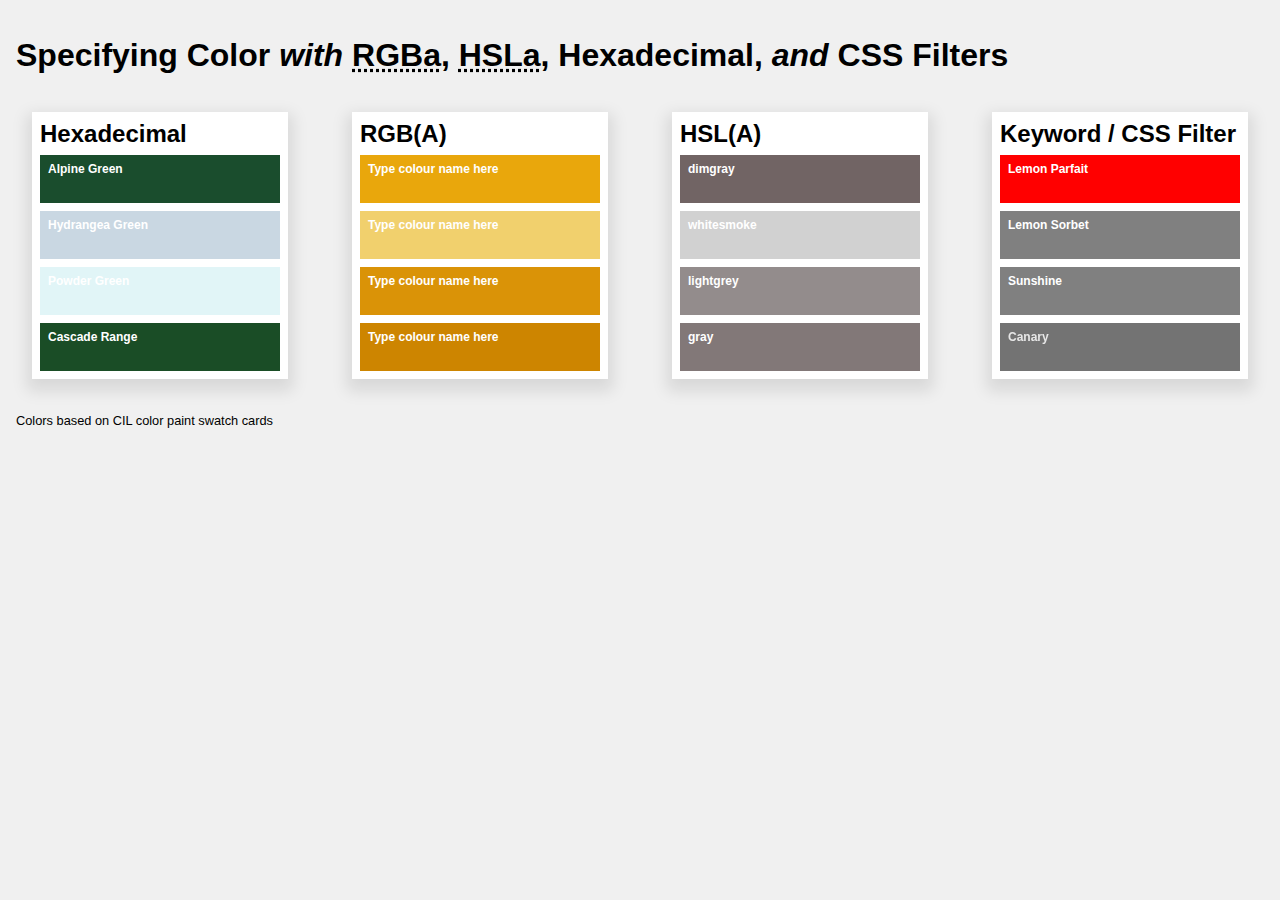
<file: lab-2/index.html>
<!DOCTYPE HTML>
<html>
	<!-- Head Section: Meta Data, Title, Links -->
	<head>
		<!-- Meta Data -->
		<meta charset="UTF-8" />

		<!-- Tab Title -->
		<title>Specifying Color with RGBa, HSLa, Hexadecimal, and CSS Filters</title>

		<!-- Stylesheets -->
		<link href="css/normalize.css" rel="stylesheet" />
		<link href="css/base.css" rel="stylesheet" />

		<!-- Internal Style -->
		<style>
			/* STEP 1: Using the color picker utility at
			https://developer.mozilla.org/en-US/docs/Web/CSS/CSS_Colors/Color_picker_tool,
			set each color in hexadecimal format
			to match as closely as you can with the colors
			on the FIRST paint swatch card provided.
			-------------------------------------------------- */
			/* HEX COLORS DONE BY NATASHA */
			#hex div:nth-of-type(1) 
			{
				background-color: #1a4d2d;
			}
			#hex div:nth-of-type(2) 
			{
				background-color: #c7d6e1f6;
			}
			#hex div:nth-of-type(3) 
			{
				background-color: #e1f5f7;
			}
			#hex div:nth-of-type(4) 
			{
				background-color:#1a4d26;
			}

			/* STEP 2: Set each color in rgba format
			to match as closely as you can with the colors
			on the SECOND paint swatch card provided.
			-------------------------------------------------- */
			/*Card B18* (Michael) */
			#rgba div:nth-of-type(1) 
			{
				background-color: rgb(233 167 12);/*Solar Energy*/
			}
			#rgba div:nth-of-type(2) 
			{
				background-color: rgb(241 208 109);/*Yellow Straw*/
			}
			#rgba div:nth-of-type(3) 
			{
				background-color: rgb(218, 147, 7);/*Goldenrod*/
			}
			#rgba div:nth-of-type(4) 
			{
				background-color: rgb(205, 133, 0);/*Brushed Brash*/
			}
			/* ...and so on... */

			/* STEP 3: Set each color in hsla format
			to match as closely as you can with the colors
			on the THIRD paint swatch card provided.
			-------------------------------------------------- */
			/* Card A2 (David Dick) */
			#hsla div:nth-of-type(1) 
			{
				background-color: hsl(0, 6.1%, 41.8%);
			}
			#hsla div:nth-of-type(2) 
			{
				background-color: hsl(0, 0%, 82%);
			}
			#hsla div:nth-of-type(3) 
			{
				background-color: hsl(0, 3.1%, 56.3%);
			}
			#hsla div:nth-of-type(4) 
			{
				background-color: hsl(0, 4%, 49%);
			}
			/* ...and so on... */

			/* STEP 4: Set each color using a CSS color keywords
			(https://developer.mozilla.org/en-US/docs/Web/CSS/color_value)
			that matches each color as closely as possible, then
			apply one or more CSS filters to see if you can
			produce an exact rendition of the swatch colors on the FOURTH card provided.
			(https://developer.mozilla.org/en-US/docs/Web/CSS/filter).
			-------------------------------------------------- */
			#keyword div:nth-of-type(1) 
			{
				background-color: red;
			}
			#keyword div:nth-of-type(2)
			{
				filter: brithness(35%);
			}
			#keyword div:nth-of-type(4)
			{
				filter: saturate(70%);
				filter: brightness(0.9);
			}   
			/* ...and so on... */

		/* STEP 5: Describe one or more things that you can do to ensure that the colour rendering on your screen is exactly the same (or as close as possible) to the colours on your paint chip cards. If possible, attempt to do one or more of these things and describe what you did and what you found out. Maybe a screenshot, too if it might help. */
		</style>
	</head>

	<!-- Body Section: Visible Content On Page -->
	<body>
		<!-- Header -->
		<header>
			<h1>Specifying Color <em>with</em> <abbr title="Red, Green, Blue, Alpha">RGBa</abbr>, <abbr title="Hue, Saturation, Luminousity, Alpha">HSLa</abbr>, Hexadecimal, <em>and</em> CSS Filters</h1>
		</header>

		<!-- Main -->
		<main>
			<section id="hex">
				<h2>Hexadecimal</h2>
				<div>
					<h3>Alpine Green</h3>
				</div>
				<div>
					<h3>Hydrangea Green</h3>
				</div>
				<div>
					<h3>Powder Green</h3>
				</div>
				<div>
					<h3>Cascade Range</h3>
				</div>
        	</section>
			<section id="rgba">
				<h2>RGB(A)</h2>
				<div>
					<h3>Type colour name here</h3>
				</div>
				<div>
					<h3>Type colour name here</h3>
				</div>
				<div>
					<h3>Type colour name here</h3>
				</div>
				<div>
					<h3>Type colour name here</h3>
				</div>
			</section>
			<section id="hsla">
				<h2>HSL(A)</h2>
				<div>
					<h3>dimgray</h3>
				</div>
				<div>
					<h3>whitesmoke</h3>
				</div>
				<div>
					<h3>lightgrey</h3>
				</div>
				<div>
					<h3>gray</h3>
				</div>
			</section>
			<section id="keyword">
				<h2>Keyword / CSS Filter</h2>
				<div>
					<h3>Lemon Parfait</h3>
				</div>
				<div>
					<h3>Lemon Sorbet</h3>
				</div>
				<div>
					<h3>Sunshine</h3>
				</div>
				<div>
					<h3>Canary</h3>
				</div>
        	</section>
		</main>

		<!-- Footer -->
		<footer>
			<p><small>Colors based on CIL color paint swatch cards</small></p>
		</footer>
	</body>
</html>
</file>
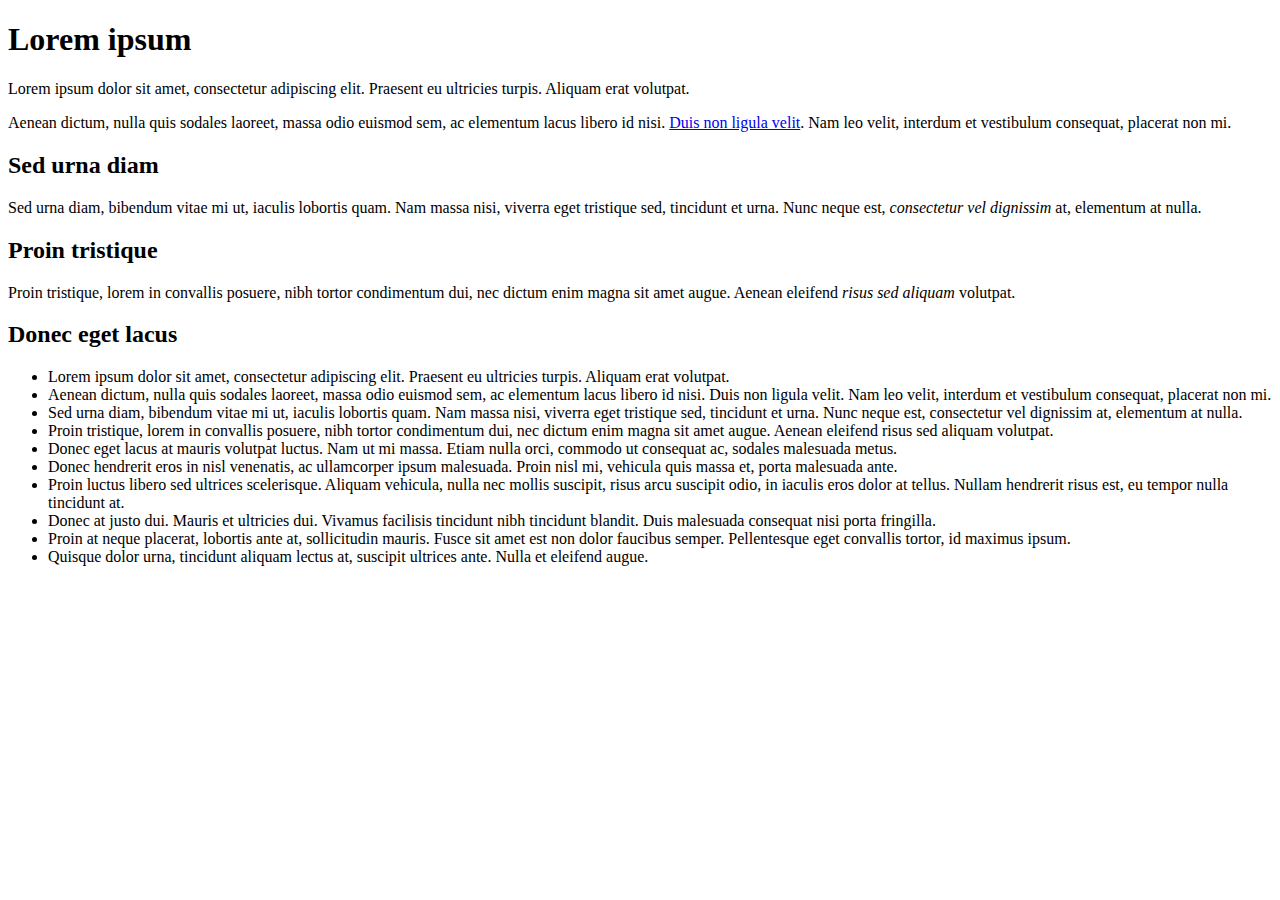
<file: lesson-1/index.html>
<!DOCTYPE html>
<html lang="en">
    <!-- Meta Data -->
    <head>
        <meta charset="UTF-8" />
        <title>Lesson 1 - COMP1054 User Interface Design Using CSS</title>
        <link rel="stylesheet" href="css/styles.css" />
    </head>
    <!-- Visible Content-->
    <body>
        <!-- Article -->
        <article class="about">
            <h1>Lorem ipsum</h1> 

            <p>Lorem ipsum dolor sit amet, consectetur adipiscing elit. Praesent eu ultricies turpis. Aliquam erat volutpat.</p>
            <p>Aenean dictum, nulla quis sodales laoreet, massa odio euismod sem, ac elementum lacus libero id nisi. <a href="https://lipsum.com/" rel="external">Duis non ligula velit</a>. Nam leo velit, interdum et vestibulum consequat, placerat non mi.</p>
        
            <section id="project">
                <h2 lang="es">Sed urna diam</h2>
                <p>Sed urna diam, bibendum vitae mi ut, iaculis lobortis quam. <span lang="es">Nam massa nisi</span>, viverra eget tristique sed, tincidunt et urna. Nunc neque est, <em>consectetur vel dignissim</em> at, elementum at nulla.</p>
            </section>

            <section class="subproject">
                <h2 lang="es">Proin tristique</h2>
                <p>Proin tristique, lorem in convallis posuere, nibh tortor condimentum dui, nec dictum enim magna sit amet augue. Aenean eleifend <em>risus sed aliquam</em> volutpat.</p>
            </section>
            
            <!-- Aside -->
            <aside>
                <h2>Donec eget lacus</h2>
                <ul>
                    <li>Lorem ipsum dolor sit amet, consectetur adipiscing elit. Praesent eu ultricies turpis. Aliquam erat volutpat.</li>
                    <li>Aenean dictum, nulla quis sodales laoreet, massa odio euismod sem, ac elementum lacus libero id nisi. Duis non ligula velit. Nam leo velit, interdum et vestibulum consequat, placerat non mi.</li>
                    <li>Sed urna diam, bibendum vitae mi ut, iaculis lobortis quam. Nam massa nisi, viverra eget tristique sed, tincidunt et urna. Nunc neque est, consectetur vel dignissim at, elementum at nulla.</li>
                    <li>Proin tristique, lorem in convallis posuere, nibh tortor condimentum dui, nec dictum enim magna sit amet augue. Aenean eleifend risus sed aliquam volutpat.</li>
                    <li>Donec eget lacus at mauris volutpat luctus. Nam ut mi massa. Etiam nulla orci, commodo ut consequat ac, sodales malesuada metus.</li>
                    <li>Donec hendrerit eros in nisl venenatis, ac ullamcorper ipsum malesuada. Proin nisl mi, vehicula quis massa et, porta malesuada ante.</li>
                    <li>Proin luctus libero sed ultrices scelerisque. Aliquam vehicula, nulla nec mollis suscipit, risus arcu suscipit odio, in iaculis eros dolor at tellus. Nullam hendrerit risus est, eu tempor nulla tincidunt at.</li>
                    <li>Donec at justo dui. Mauris et ultricies dui. Vivamus facilisis tincidunt nibh tincidunt blandit. Duis malesuada consequat nisi porta fringilla.</li>
                    <li>Proin at neque placerat, lobortis ante at, sollicitudin mauris. Fusce sit amet est non dolor faucibus semper. Pellentesque eget convallis tortor, id maximus ipsum.</li>
                    <li>Quisque dolor urna, tincidunt aliquam lectus at, suscipit ultrices ante. Nulla et eleifend augue.</li>
                </ul>
            </aside>
        </article>
    </body>
</html>
</file>
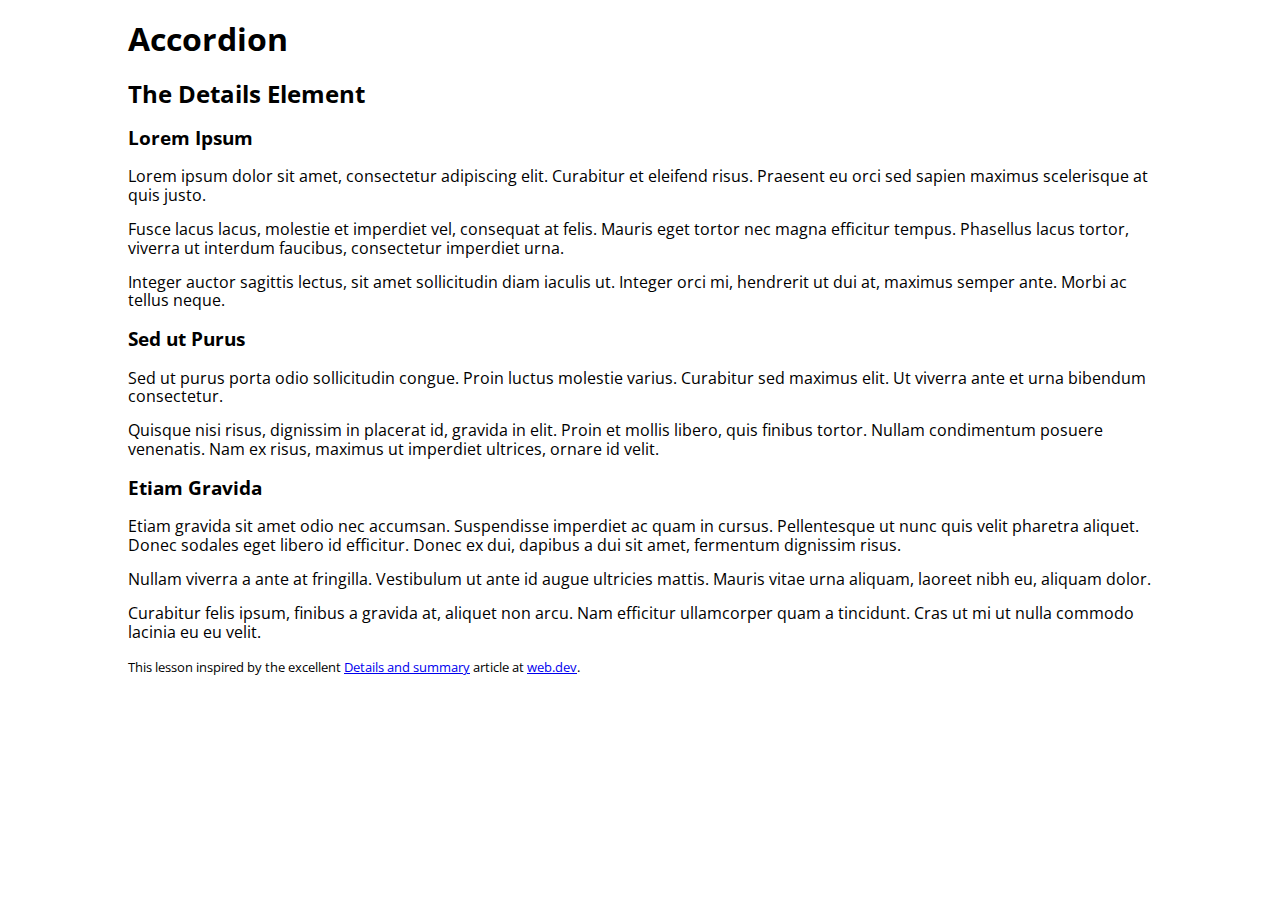
<file: lesson-10/index.html>
<!DOCTYPE html>
<html lang="en">
	<head>
		<meta charset="utf-8" />
		<title>Accordion | COMP1054 User Interface Design Using CSS</title>
		<meta name="viewport" content="width=device-width, initial-scale=1.0" />
		<link href="css/normalize.css" rel="stylesheet" />
		<link href="css/accordion.css" rel="stylesheet" />
		<script src="js/accordion.js" defer></script>
	</head>
	<body>
		<div id="container">
			<header>
				<h1>Accordion</h1>
			</header>
			<main>
				<h2>The Details Element</h2>
				<!-- STEP 1: Surround each H3 and DIV pair with DETAILS tags -->
				
					<h3>Lorem Ipsum</h3>
					<div>
						<p>Lorem ipsum dolor sit amet, consectetur adipiscing elit. Curabitur et eleifend risus. Praesent eu orci sed sapien maximus scelerisque at quis justo.</p>
						<p>Fusce lacus lacus, molestie et imperdiet vel, consequat at felis. Mauris eget tortor nec magna efficitur tempus. Phasellus lacus tortor, viverra ut interdum faucibus, consectetur imperdiet urna.</p>
						<p>Integer auctor sagittis lectus, sit amet sollicitudin diam iaculis ut. Integer orci mi, hendrerit ut dui at, maximus semper ante. Morbi ac tellus neque.</p>
					</div>
				
				<!-- STEP 2: Replace each pair of H3 tags with SUMMARY tags, validate your HTML (https://validator.w3.org/), then proceed to the CSS for the next step -->
				
					<h3>Sed ut Purus</h3>
					<div>
						<p>Sed ut purus porta odio sollicitudin congue. Proin luctus molestie varius. Curabitur sed maximus elit. Ut viverra ante et urna bibendum consectetur.</p>
						<p>Quisque nisi risus, dignissim in placerat id, gravida in elit. Proin et mollis libero, quis finibus tortor. Nullam condimentum posuere venenatis. Nam ex risus, maximus ut imperdiet ultrices, ornare id velit.</p>
					</div>
				
				
					<h3>Etiam Gravida</h3>
					<div>
						<p>Etiam gravida sit amet odio nec accumsan. Suspendisse imperdiet ac quam in cursus. Pellentesque ut nunc quis velit pharetra aliquet. Donec sodales eget libero id efficitur. Donec ex dui, dapibus a dui sit amet, fermentum dignissim risus.</p>
						<p>Nullam viverra a ante at fringilla. Vestibulum ut ante id augue ultricies mattis. Mauris vitae urna aliquam, laoreet nibh eu, aliquam dolor.</p>
						<p>Curabitur felis ipsum, finibus a gravida at, aliquet non arcu. Nam efficitur ullamcorper quam a tincidunt. Cras ut mi ut nulla commodo lacinia eu eu velit.</p>
					</div>
				
			</main>
			<footer>
				<p><small>This lesson inspired by the excellent <a href="https://web.dev/learn/html/details" title="Details and summary">Details and summary</a> article at <a href="https://web.dev/" title="web.dev">web.dev</a>.</small></p>
			</footer>
		</div><!-- end #container -->
	</body>
</html>
</file>
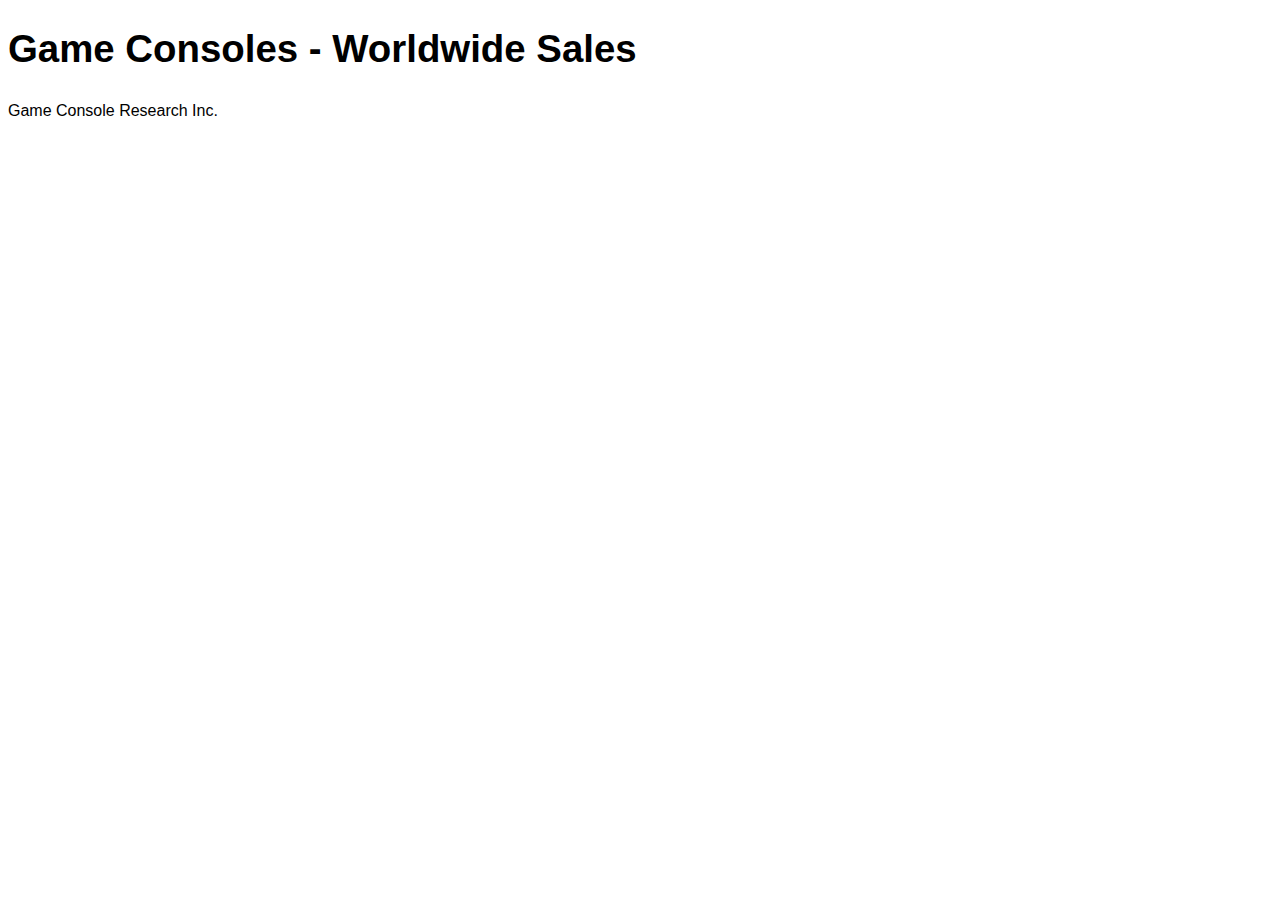
<file: lesson-12/index.html>
<!DOCTYPE html>
<html lang="en">
<head>
		<meta charset="UTF-8">
		<title>Game Consoles - Worldwide Sales</title>
		<meta name="viewport" content="width=device-width, initial-scale=1.0">
		<!-- We're not normalizing this HTML on purpose so that we can see some of the default table rendering - normalize addresses some of the table display issues -->
		<link href="css/tables.css" rel="stylesheet" />
		<!-- Thanks to Tristen Brown for the excellent (dependency-free) table sorting script -->
		<script src="js/tablesort/tablesort.min.js"></script>
		<link href="js/tablesort/css/tablesort.css" rel="stylesheet">
		<script src="js/tables.js"></script>
</head>

<body>
	<header>
		<h1>Game Consoles - Worldwide Sales</h1>
	</header>
	<main>
<!-- STEP 1a: Start with the basic TABLE element -->

<!-- STEP 2: Build out a fitting CAPTION element -->

<!-- STEP 4: Build out column groups and columns if necessary -->

<!-- STEP 5a: Group the table heading rows with a THEAD -->

<!-- STEP 1b: Build out the appropriate number of rows with TR -->

<!-- STEP 1c: For each piece of table data, build a TD -->

<!-- STEP 3a: Where appropriate, replace any TD elements with table headings (TH) -->

<!-- STEP 3b: Associate TH with data rows and/or columns -->

<!-- STEP 5b: Move the table footer row(s) up to just below the THEAD and surround with a TFOOT -->

<!-- STEP 5c: Encapsulate the remainder of the table data rows with the TBODY tags -->

<!-- STEP 5d: Look at the rendering in the browser, then head to css/tables.css for the next step -->
	</main>
	<footer>
		<small>Game Console Research Inc.</small>
	</footer>
</body>
</html>
</file>
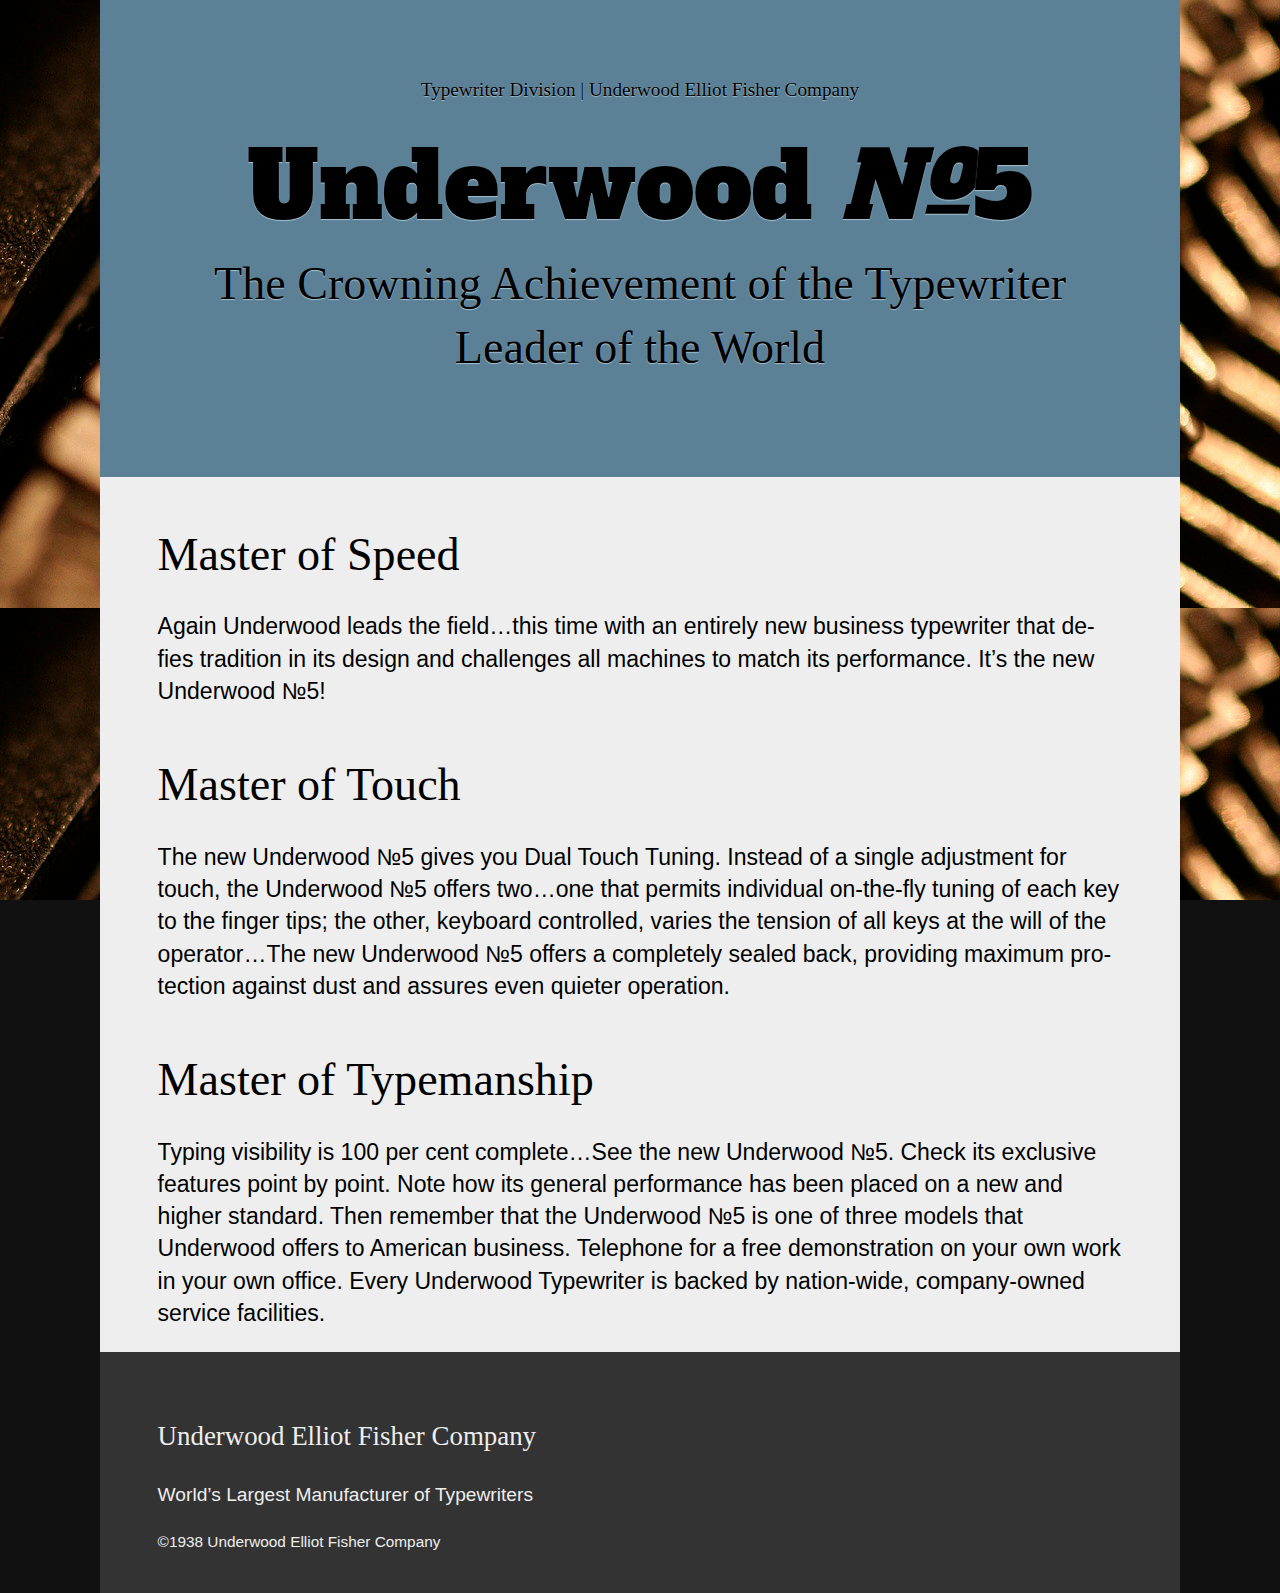
<file: lesson-2/index.html>
<!DOCTYPE html>
<html lang="en">
<head>
	<meta charset="utf-8" />
	<title>Underwood №5</title>
	<!-- STEP 1a: Add META viewport element for mobile rendering -->
	<meta name="viewport" content="width=device-width, initial-scale=1.0" />
	<!-- Embedded Font -->
	<link rel="preconnect" href="https://fonts.googleapis.com">
	<link rel="preconnect" href="https://fonts.gstatic.com" crossorigin>
	<link href="https://fonts.googleapis.com/css2?family=Alfa+Slab+One&display=swap" rel="stylesheet">
	<!-- STEP 1b. Apply a normalize CSS stylesheet -->
	<link href="css/normalize.css" rel="stylesheet" />
	<link href="css/main.css" rel="stylesheet" />
	
</head>

<body>
	<header>
		<p>Typewriter Division | Underwood Elliot Fisher Company</p>
		<h1>Underwood <em>№</em>5</h1>
		<h2>The Crowning Achievement of the Typewriter Leader of the World</h2>
	</header>
	<main>
		<section>
			<h3>Master of Speed</h3>
			<p>Again Underwood leads the field…this time with an entirely new business typewriter that defies tradition in its design and challenges all machines to match its performance. It’s the new Underwood №5!</p>
		</section>
		<section>
			<h3>Master of Touch</h3>
			<p>The new Underwood №5 gives you Dual Touch Tuning. Instead of a single adjustment for touch, the Underwood №5 offers two…one that permits individual on-the-fly tuning of each key to the finger tips; the other, keyboard controlled, varies the tension of all keys at the will of the operator…The new Underwood №5 offers a completely sealed back, providing maximum protection against dust and assures even quieter operation.</p>
		</section>
		<section>
			<h3>Master of Typemanship</h3>
			<p>Typing visibility is 100 per cent complete…See the new Underwood №5. Check its exclusive features point by point. Note how its general performance has been placed on a new and higher standard. Then remember that the Underwood №5 is one of three models that Underwood offers to American business. Telephone for a free demonstration on your own work in your own office. Every Underwood Typewriter is backed by nation-wide, company-owned service facilities.</p>
		</section>
	</main>
	<footer>
		<h3>Underwood Elliot Fisher Company</h3>
		<p>World’s Largest Manufacturer of Typewriters</p>
		<small>©1938 Underwood Elliot Fisher Company</small>
	</footer>
</body>
</html>
</file>
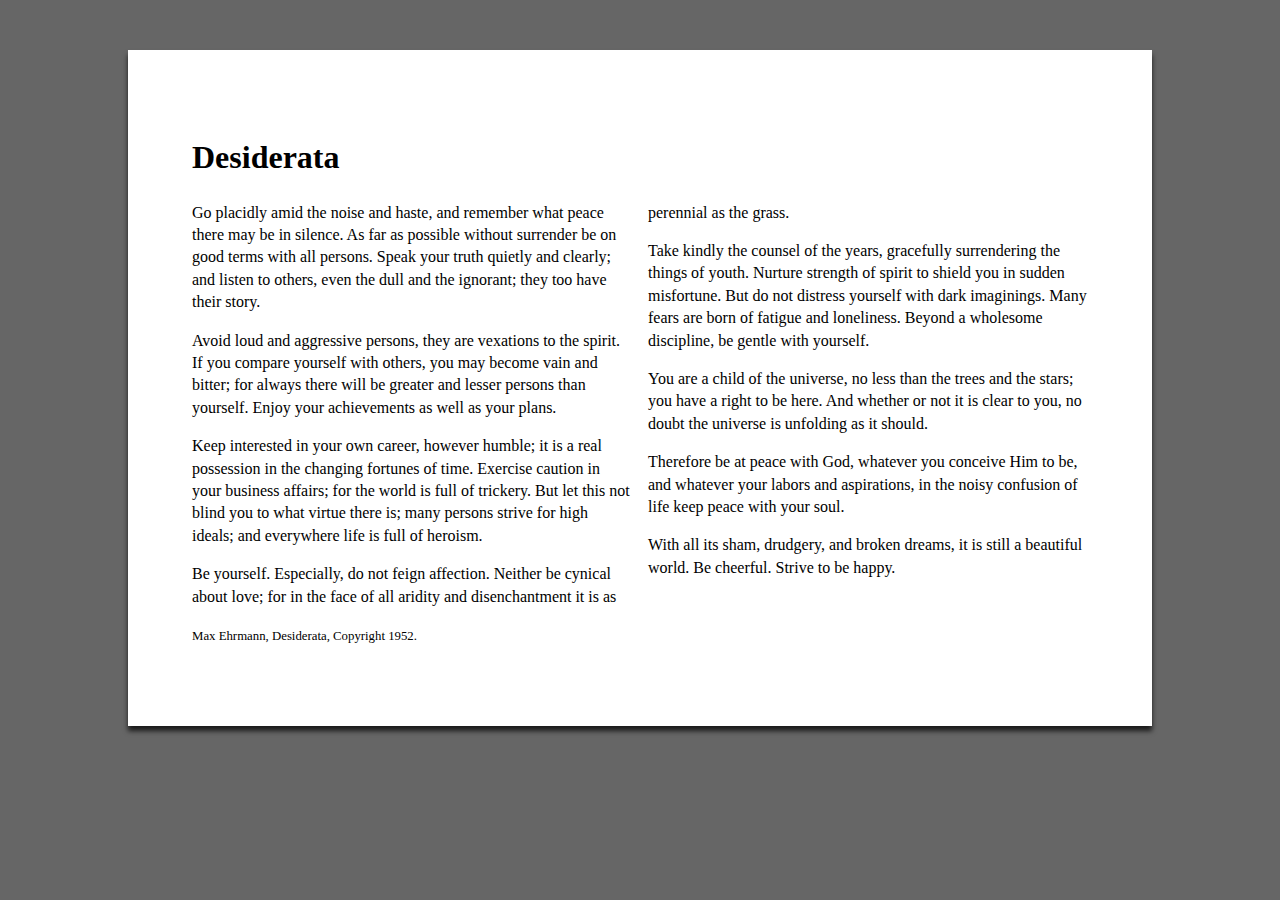
<file: lesson-3/index.html>
<!DOCTYPE html>
<html lang="en">
	<head>
		<meta charset="UTF-8" />
		<title>Desiderata - Max Ehrmann</title>
		<!-- STEP 1: Validate and repair HTML (http://validator.w3.org/) -->

		<!-- STEP 2: Address responsiveness with the meta viewport element -->
		<meta name="viewport" content="width=device-width, initial-scale=1.0">

		<!-- STEP 3a: Apply Eric Meyer's CSS Reset (http://meyerweb.com/eric/tools/css/reset/) -->
		<!-- <link href="css/reset.css" rel="stylesheet" /> -->

		<!-- STEP 3b: Comment out STEP 2, then apply Nicolas Gallagher and Jonathan Neal's Normalize.CSS (http://necolas.github.io/normalize.css/) -->
		<link href="css/normalize.css" rel="stylesheet" />
		<!-- <link href="https://cdn.jsdelivr.net/npm/bootstrap@5.3.8/dist/css/bootstrap.min.css" rel="stylesheet" integrity="sha384-sRIl4kxILFvY47J16cr9ZwB07vP4J8+LH7qKQnuqkuIAvNWLzeN8tE5YBujZqJLB" crossorigin="anonymous"> -->

		<!-- STEP 4a: Add the primary stylesheet -->
		<link rel="stylesheet" href="css/main.css">

		<!-- STEP 4b: Validate the CSS and repair (https://jigsaw.w3.org/css-validator/) -->


		<!-- STEP 5: Inspect the HTML and CSS using a variety of browser dev tools from different vendors -->
	</head>
	<body>
		<div id="page">
			<header>
				<h1>Desiderata</h1>
			</header>		
			<main>
				<p>Go placidly amid the noise and haste, and remember what peace there may be in silence. As far as possible without surrender be on good terms with all persons. Speak your truth quietly and clearly; and listen to others, even the dull and the ignorant; they too have their story.</p>
				<p>Avoid loud and aggressive persons, they are vexations to the spirit. If you compare yourself with others, you may become vain and bitter; for always there will be greater and lesser persons than yourself. Enjoy your achievements as well as your plans.</p>
				<p>Keep interested in your own career, however humble; it is a real possession in the changing fortunes of time. Exercise caution in your business affairs; for the world is full of trickery. But let this not blind you to what virtue there is; many persons strive for high ideals; and everywhere life is full of heroism.</p>
				<p>Be yourself. Especially, do not feign affection. Neither be cynical about love; for in the face of all aridity and disenchantment it is as perennial as the grass.</p>
				<p>Take kindly the counsel of the years, gracefully surrendering the things of youth. Nurture strength of spirit to shield you in sudden misfortune. But do not distress yourself with dark imaginings. Many fears are born of fatigue and loneliness. Beyond a wholesome discipline, be gentle with yourself.</p>
				<p>You are a child of the universe, no less than the trees and the stars; you have a right to be here. And whether or not it is clear to you, no doubt the universe is unfolding as it should.</p>
				<p>Therefore be at peace with God, whatever you conceive Him to be, and whatever your labors and aspirations, in the noisy confusion of life keep peace with your soul.</p>
				<p>With all its sham, drudgery, and broken dreams, it is still a beautiful world. Be cheerful. Strive to be happy.</p>
			</main>
			<footer>
				<p><small>Max Ehrmann, Desiderata, Copyright 1952.</small></p>
			</footer>
		</div><!-- #page -->
	</body>
</html>
</file>
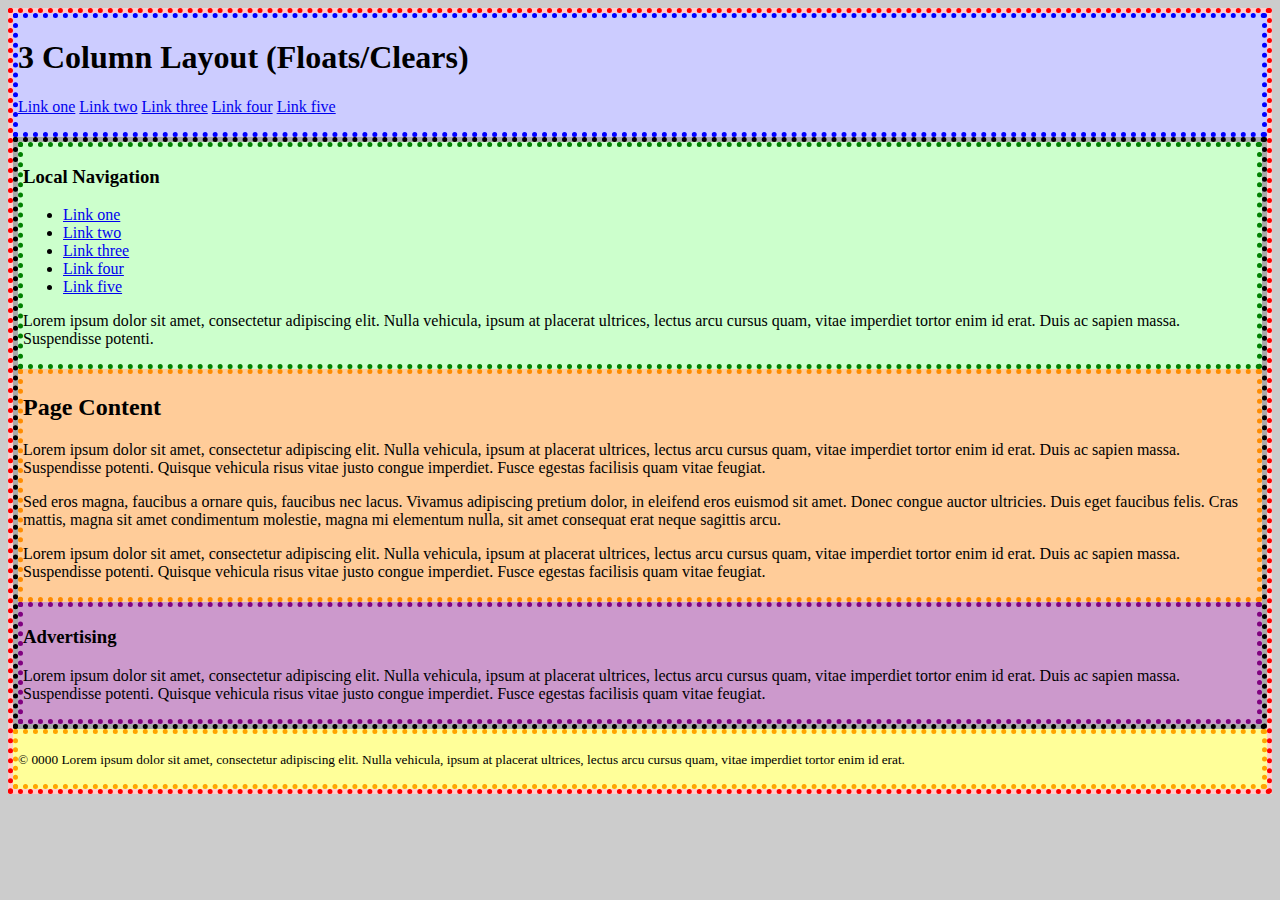
<file: lesson-4/index.html>
<!DOCTYPE html>
<html lang="en">
<head>
	<meta charset="utf-8" />
	<title>3 Column Layout - Floats/Clears</title>
	<meta name="viewport" content="device=device-width, initial-scale=1" />
	<!-- STEP 1a: Add normalize.css, then head to css/index.css for STEP 1b -->
	
	<link href="css/index.css" rel="stylesheet" />
</head>

<body>
	<div id="container">
		<header>
			<h1>3 Column Layout (Floats/Clears)</h1>
			<nav>
				<ul>
					<li><a href="#">Link one</a></li>
					<li><a href="#">Link two</a></li>
					<li><a href="#">Link three</a></li>
					<li><a href="#">Link four</a></li>
					<li><a href="#">Link five</a></li>
				</ul>
			</nav>
		</header>
		<main>
			<nav>
				<h3>Local Navigation</h3>
				<ul>
					<li><a href="#">Link one</a></li>
					<li><a href="#">Link two</a></li>
					<li><a href="#">Link three</a></li>
					<li><a href="#">Link four</a></li>
					<li><a href="#">Link five</a></li>
				</ul>
				<p>Lorem ipsum dolor sit amet, consectetur adipiscing elit. Nulla vehicula, ipsum at placerat ultrices, lectus arcu cursus quam, vitae imperdiet tortor enim id erat. Duis ac sapien massa. Suspendisse potenti.</p>
			</nav>
			<section>
				<h2>Page Content</h2>
				<p>Lorem ipsum dolor sit amet, consectetur adipiscing elit. Nulla vehicula, ipsum at placerat ultrices, lectus arcu cursus quam, vitae imperdiet tortor enim id erat. Duis ac sapien massa. Suspendisse potenti. Quisque vehicula risus vitae justo congue imperdiet. Fusce egestas facilisis quam vitae feugiat.</p>
				<p>Sed eros magna, faucibus a ornare quis, faucibus nec lacus. Vivamus adipiscing pretium dolor, in eleifend eros euismod sit amet. Donec congue auctor ultricies. Duis eget faucibus felis. Cras mattis, magna sit amet condimentum molestie, magna mi elementum nulla, sit amet consequat erat neque sagittis arcu.</p>
				<p>Lorem ipsum dolor sit amet, consectetur adipiscing elit. Nulla vehicula, ipsum at placerat ultrices, lectus arcu cursus quam, vitae imperdiet tortor enim id erat. Duis ac sapien massa. Suspendisse potenti. Quisque vehicula risus vitae justo congue imperdiet. Fusce egestas facilisis quam vitae feugiat.</p>
			</section>
			<aside>
				<h3>Advertising</h3>
				<p>Lorem ipsum dolor sit amet, consectetur adipiscing elit. Nulla vehicula, ipsum at placerat ultrices, lectus arcu cursus quam, vitae imperdiet tortor enim id erat. Duis ac sapien massa. Suspendisse potenti. Quisque vehicula risus vitae justo congue imperdiet. Fusce egestas facilisis quam vitae feugiat.</p>
			</aside>
		</main>
		<footer>
			<p><small>© 0000 Lorem ipsum dolor sit amet, consectetur adipiscing elit. Nulla vehicula, ipsum at placerat ultrices, lectus arcu cursus quam, vitae imperdiet tortor enim id erat.</small></p>
		</footer>
	</div><!-- #container -->
</body>
</html>
</file>
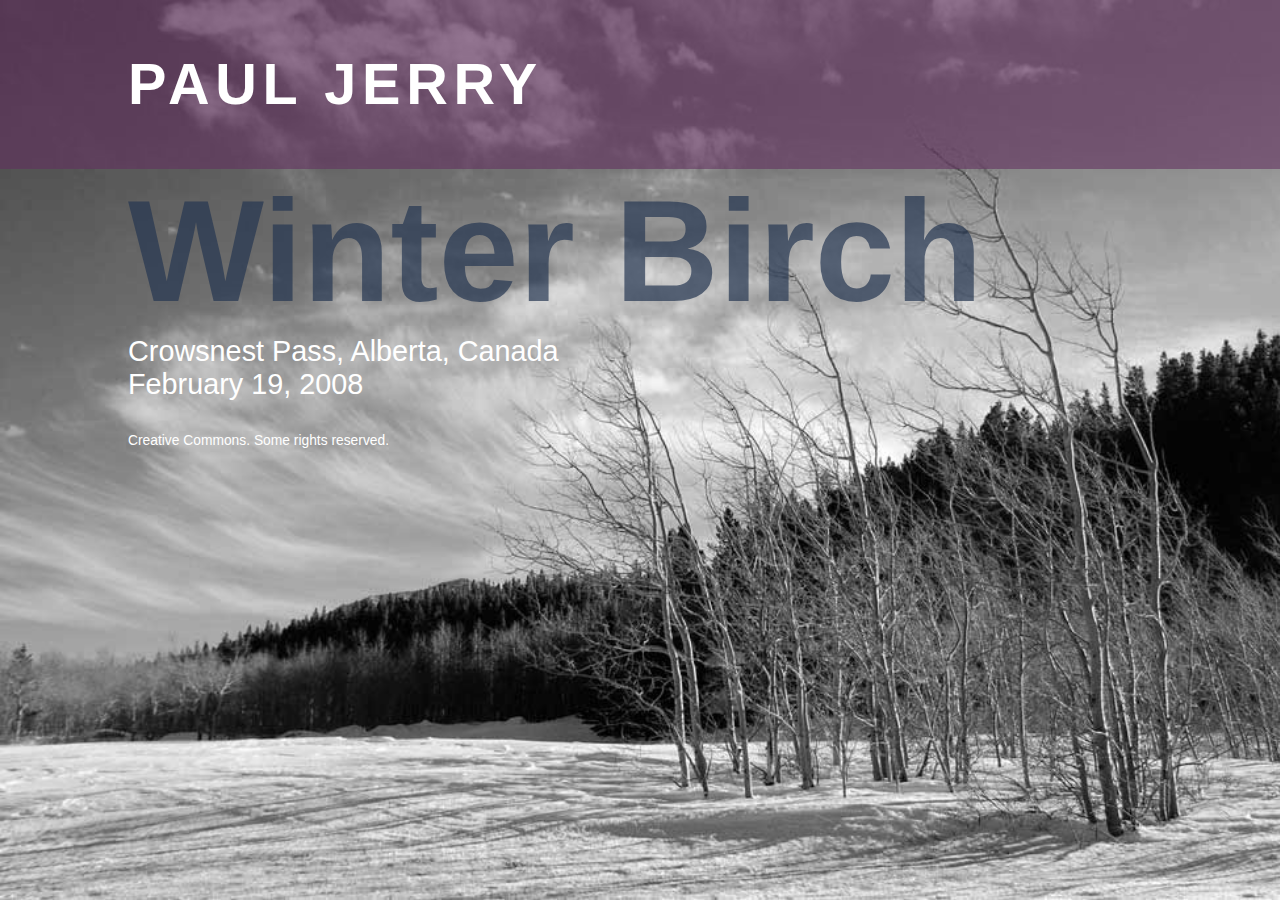
<file: lesson-5/index.html>
<!DOCTYPE html>
<html lang="en">
<head>
	<meta charset="utf-8" />
	<title>Winter Birch | Paul Jerry</title>
	<meta name="viewport" content="width=device-width, initial-scale=1" />
	<link href="css/normalize.css" rel="stylesheet" />
	<link href="css/colors.css" rel="stylesheet" />
</head>
<body>
	<header>
		<h1>Paul Jerry</h1>
	</header>
	<main>
		<h2>Winter Birch</h2>
		<p>Crowsnest Pass, Alberta, Canada <br><time datetime="2008-02-19">February 19, 2008</time></p>
	</main>
	<footer>
		<p><small>Creative Commons. Some rights reserved.</small></p>
	</footer>
</body>
</html>
</file>
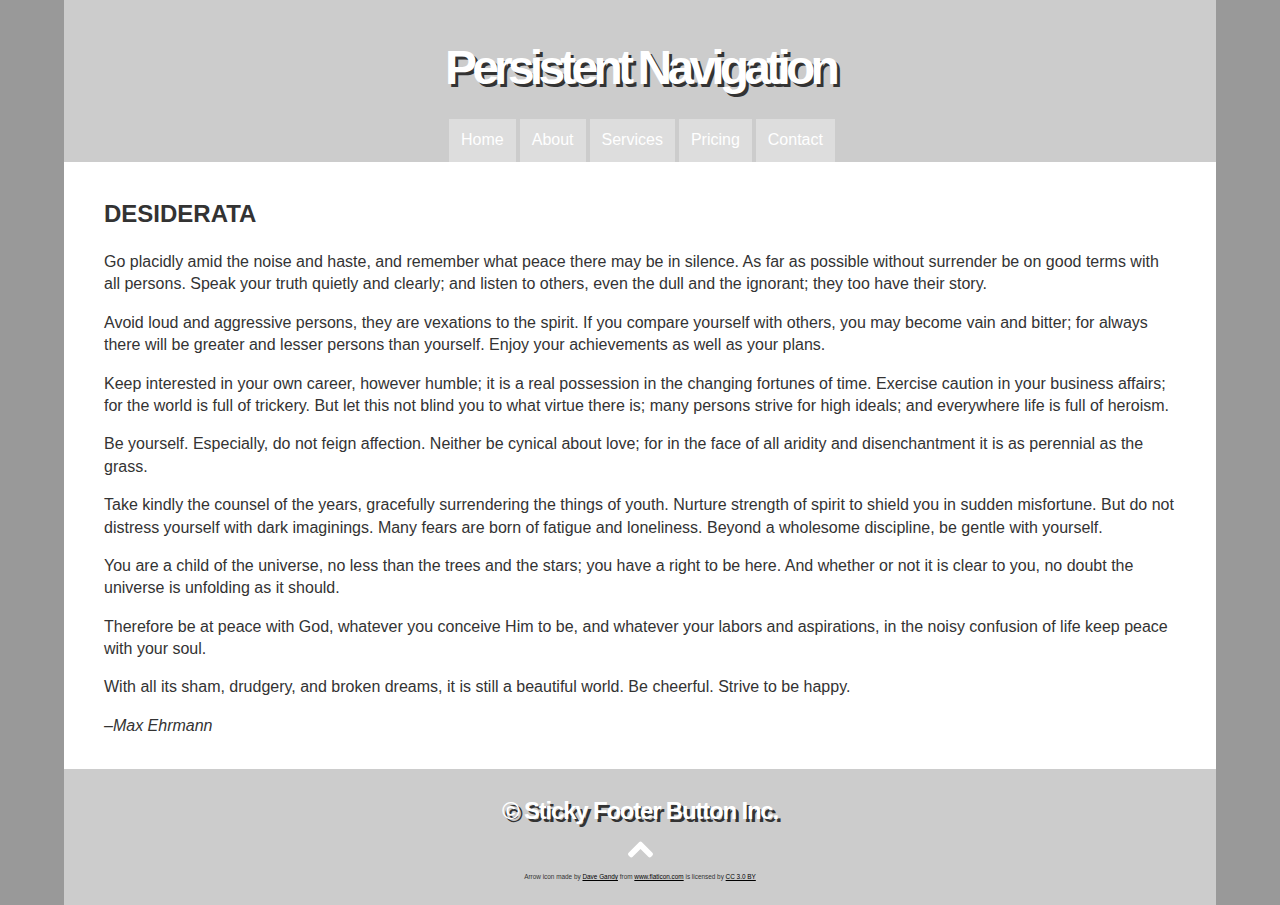
<file: lesson-9/index.html>
<!DOCTYPE html>
<html lang="en">
	<head>
		<meta charset="utf-8" />
		<title>Persistent Navigation</title>
		<meta name="viewport" content="width=device-width, initial-scale=1.0" />
		<link href="css/normalize.css" rel="stylesheet" />
		<!-- STEP 10: Extract all of the below CSS and put it into an external file, using the LINK element to attach it -->
		<!-- STEP 9b: Attach the custom JavaScript we built with a SCRIPT element - remember the 'defer' attribute -->
		<style>
			body{
				font-family: sans-serif;
				background: #999;
				min-width: 320px;
				color: #333;
			}
			#container {
				width: 90%;
				margin: 0 auto;
			}
			header {
				background: #ccc;
				padding-top: 1em;
			}
			header nav {
				overflow: hidden;
			}
			header nav ul {
				list-style-type: none;
				margin: 0;
				padding: 0;
				float: left;
				position: relative;
				left: 50%;
			}
			header nav ul li {
				float: left;
				position: relative;
				right: 50%;
				margin-left: 0.25em;
				background:#ddd;
			}
			header nav a {
				display: block;
				padding: 0.75em;
				color: #fff;
				text-decoration: none;
			}
			header nav a:hover {
				background: #fff;
				color: #000;
			}

			/* STEP 1a: Persistent navigation - manually add the class="floater" to the HEADER NAV and build out a fixed horizontal navigation bar */
			
			/* STEP 1b: Remove the class="floater" from the HTML */

			main {
				background: white;
				clear: both;
				line-height: 1.4;
				padding: 1em 0;
			}
			main p {
				margin-top: 0;
			}
			main blockquote {
			}

			header h1 {
				font-family: "Arial Black", Arial, sans-serif;
				font-size: 300%;
				margin: 0.5em;
				text-shadow: 3px 3px 0 #333;
				letter-spacing: -0.1em;
				text-align: center;
			}
			header h1 a {
				color: white;
				text-decoration: none;
			}
			blockquote h2 {
				text-transform: uppercase;
			}

			/* STEP 7a: Build out the styles for the pullquote, adding the class="pullquote2" to the SPAN element in the HTML to see how the styles look */

			/* STEP 7b: Add leading quotation marks and style them */

			/* STEP 7c: Remove the class"pullquote2" from the HTML */
			footer {
				background: #ccc;
				padding: 1em;
			}
			footer h3 {
				margin: 0;
				font-family: "Arial Black", Arial, sans-serif;
				font-size: 150%;
				margin: 0.5em;
				color: white;
				text-shadow: 3px 3px 0 #333;
				letter-spacing: -0.05em;
				text-align: center;
			}
			footer p {
				font-size: 50%;
				text-align: center;
			}
			footer a {
				color: black;
			}
			/* STEP 3a: Build out the sticky footer 'Back to top' button styles */
			
				/* STEP 3b: Now hide the button entirely, and we will make it visible later with JavaScript */
			

		</style>
	</head>
	<body>
		<div id="container">
			<header>
				<h1><a href="">Persistent Navigation</a></h1>
				<nav id="floatingbar">
					<ul>
						<li><a href="">Home</a></li>
						<li><a href="">About</a></li>
						<li><a href="">Services</a></li>
						<li><a href="">Pricing</a></li>
						<li><a href="">Contact</a></li>
					</ul>
				</nav>
			</header>
			<main>
				<blockquote>
					<h2>Desiderata</h2>

					<p>Go placidly amid the noise and haste, and remember what peace there may be in silence. As far as possible without surrender be on good terms with all persons. Speak your truth quietly and clearly; and listen to others, even the dull and the ignorant; they too have their story.</p>

					<p>Avoid loud and aggressive persons, they are vexations to the spirit. If you compare yourself with others, you may become vain and bitter; for always there will be greater and lesser persons than yourself. Enjoy your achievements as well as your plans.</p>

					<p><span class="pullquote">Keep interested in your own career, however humble; it is a real possession in the changing fortunes of time.</span> Exercise caution in your business affairs; for the world is full of trickery. But let this not blind you to what virtue there is; many persons strive for high ideals; and everywhere life is full of heroism.</p>

					<p>Be yourself. Especially, do not feign affection. Neither be cynical about love; for in the face of all aridity and disenchantment it is as perennial as the grass.</p>

					<p>Take kindly the counsel of the years, gracefully surrendering the things of youth. Nurture strength of spirit to shield you in sudden misfortune. But do not distress yourself with dark imaginings. Many fears are born of fatigue and loneliness. Beyond a wholesome discipline, be gentle with yourself.</p>

					<p>You are a child of the universe, no less than the trees and the stars; you have a right to be here. And whether or not it is clear to you, no doubt the universe is unfolding as it should.</p>

					<p>Therefore be at peace with God, whatever you conceive Him to be, and whatever your labors and aspirations, in the noisy confusion of life keep peace with your soul.</p>

					<p>With all its sham, drudgery, and broken dreams, it is still a beautiful world. Be cheerful. Strive to be happy.</p>

					<p><cite>&ndash;Max Ehrmann</cite></p>
			</main>
			<footer>
				<h3>© Sticky Footer Button Inc.</h3>
				<!-- STEP 6a: Build a simple 'back to top' anchor -->
				<p><a href="#" title="Back to top" class="top"><img src="images/arrows.svg" width="25" height="25" /></a></p>
				<p><small>Arrow icon made by <a href="http://www.flaticon.com/authors/dave-gandy" title="Dave Gandy">Dave Gandy</a> from <a href="http://www.flaticon.com" title="Flaticon">www.flaticon.com</a> is licensed by <a href="http://creativecommons.org/licenses/by/3.0/" title="Creative Commons BY 3.0" target="_blank">CC 3.0 BY</a></small></p>
			</footer>
		</div><!-- end #container -->
		<script>
		// STEP 2: Build out script to control visibility of persistent navigation based on the scrolling position
		// STEP 2a: Grab the #floatingbar as a var
		
		// STEP 2b: Determine how far down the top of the #floatingbar is from the top of the viewport and capture it with a variable called navTop
		
		// STEP 4a: Get the 'Back to top' button from the DOM with a const topButton
		
		// STEP 8a: Assign any and all elements with the class="pullquote" to the const pullQuote
		
		// STEP 2c: Build an event listener for the scroll event (https://developer.mozilla.org/en-US/docs/Web/Events/scroll)
		
			// STEP 2d: Check if the scroll position is further down than the top of the navbar...
			
				// STEP 2e: Automatically add the class="floater" to enable the persistent navigation styles we built out in STEP 1
				
				// STEP 4b: Set the sticky footer 'Back to top' button to display 'block' as the user has scrolled down the page somewhat
				
			
				// STEP 2f: The user is pretty close to the top of the page, so remove the class="floater" and display the regular tab-based navigation
				
				// STEP 4c: The user doesn't need the 'Back to top' button - they are at the top of the page, so set it to display 'none'
					
		

			// STEP 6a: Attach event listener to 'Back to top' button that calls the scrollToTop function built in STEP 5
			
				// STEP 6b: Prevent the default action of the anchor
			

			// STEP 5a: Build out Scroll-To-Top function
			
				// STEP 5b: Use the scrollBy() method to scroll the browser back up to the top of the page (https://developer.mozilla.org/en-US/docs/Web/API/Window/scrollBy)
						

			// STEP 8b: Write a forEach loop to duplicate the pullquote text and insert it into the page
			
				// STEP 8c: Get the parent element
				
				// STEP 8d: Clone the element (https://developer.mozilla.org/en-US/docs/Web/API/Node/cloneNode)
				
				// STEP 8e: Add a special class to the cloned SPAN element
				
				// STEP 8f: Insert cloned element into the DOM
				
			
			// STEP 9a: Move this entire JavaScript into an external file and put it into the /js folder
			/* Animated scrolling of page to top function inspired by the great tutorial at https://dzone.com/articles/back-to-top-pure-javascript and the MDN page about scrollBy() at https://developer.mozilla.org/en-US/docs/Web/API/Window/scrollBy */
		</script>
	</body>
</html>
</file>
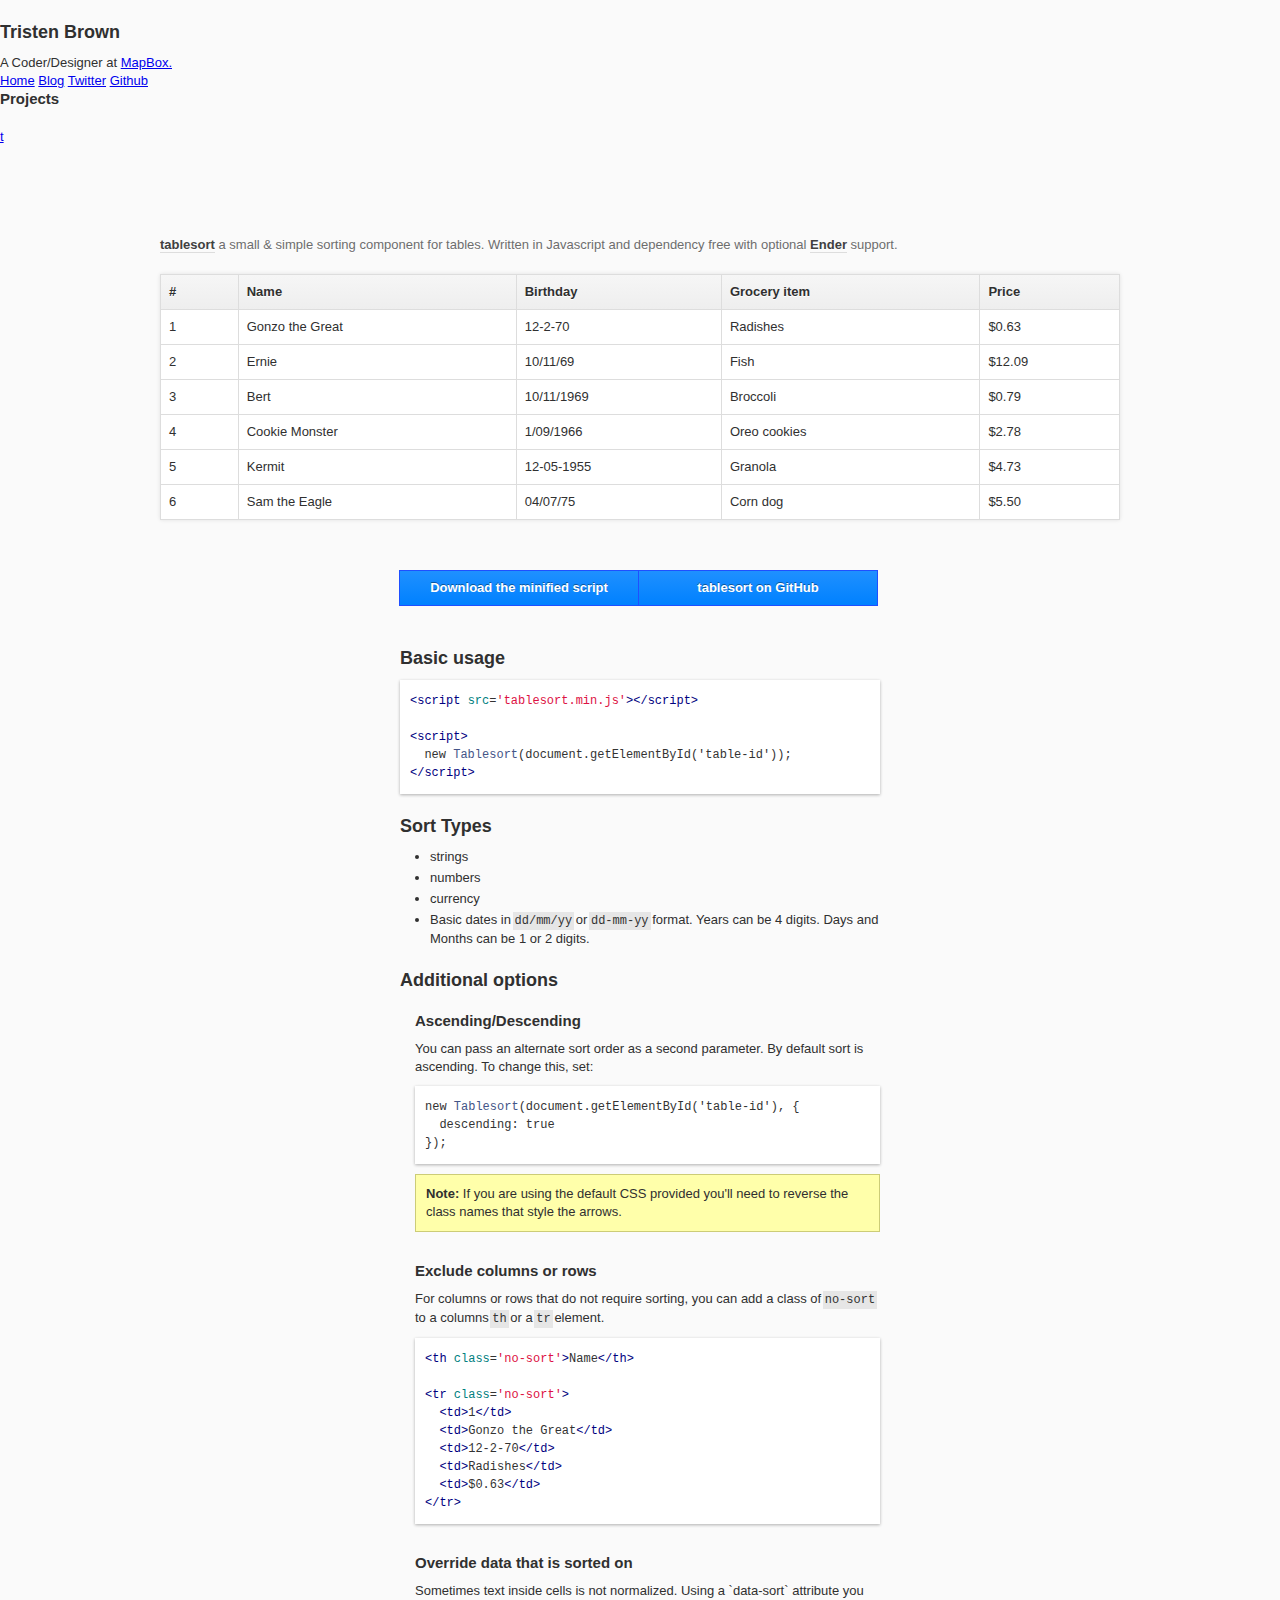
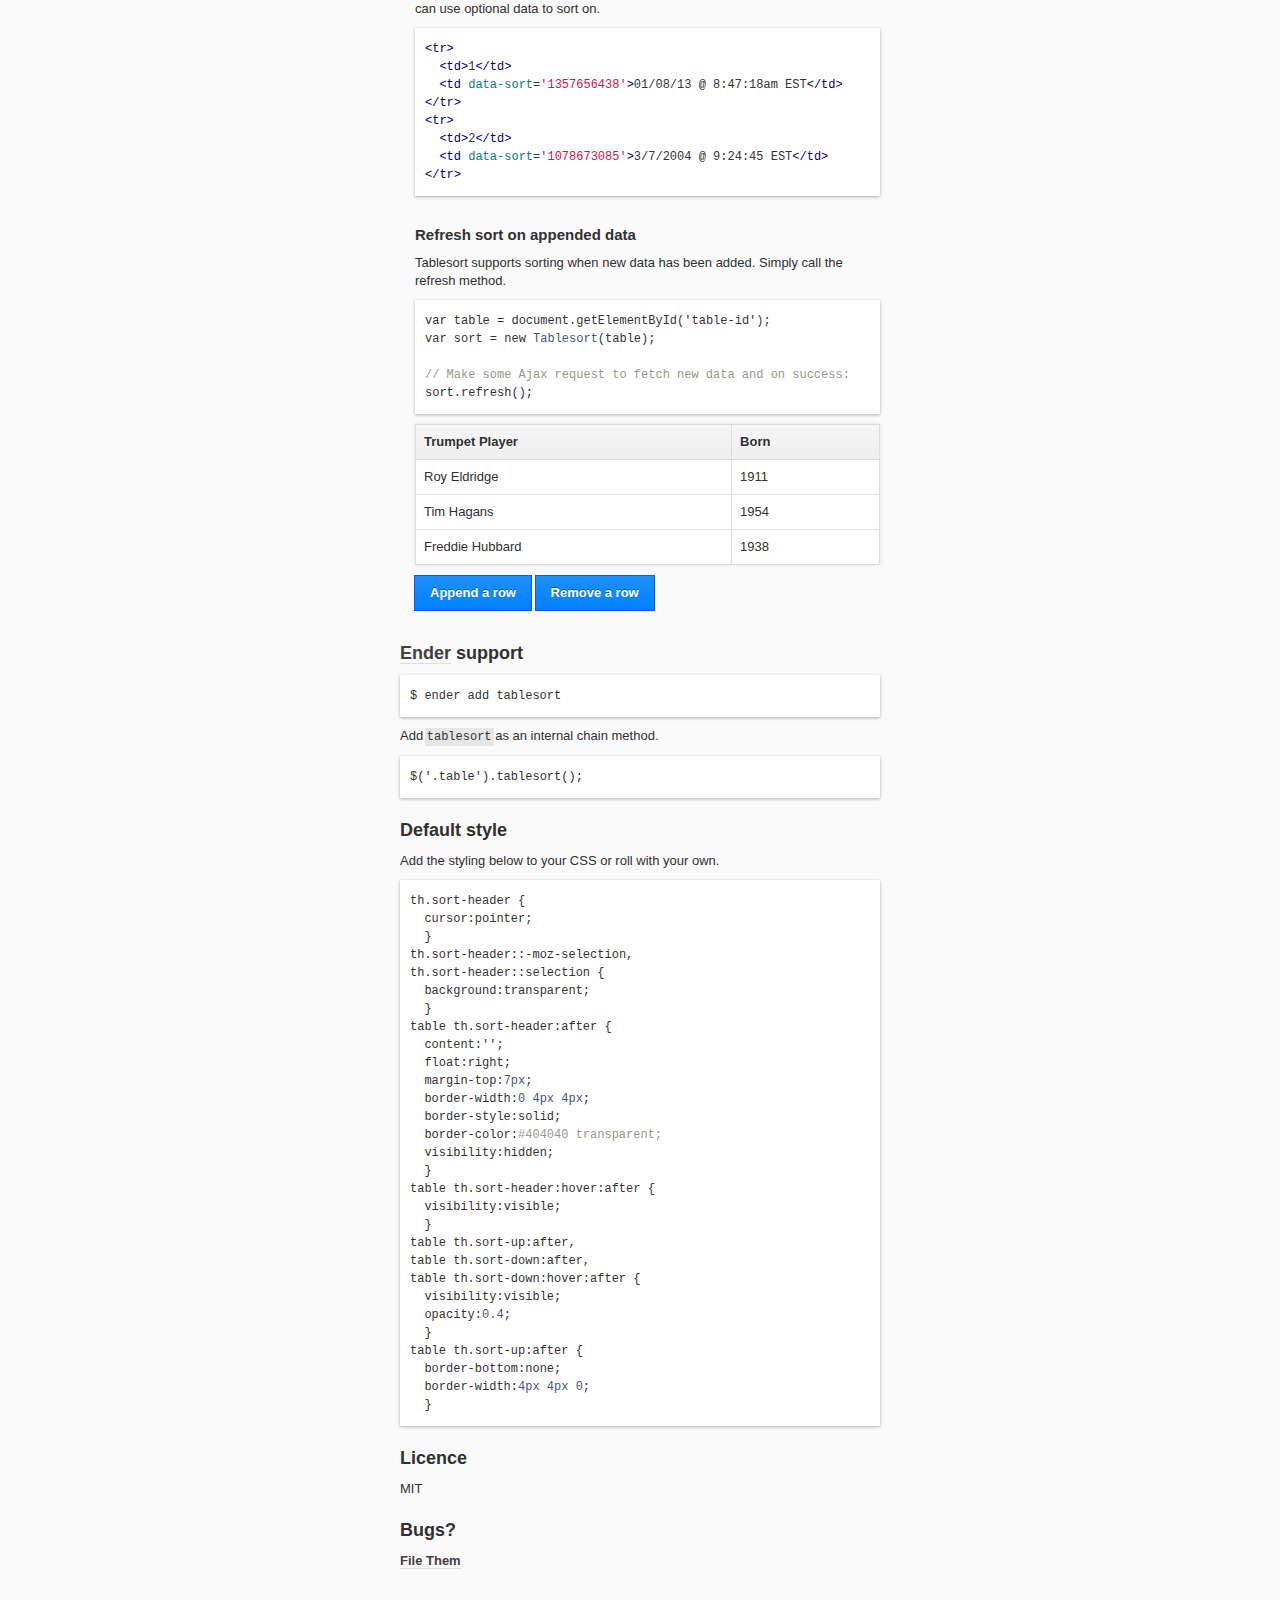
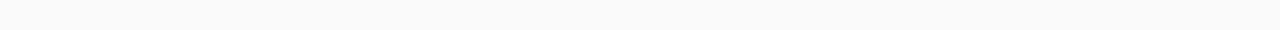
<file: lesson-12/js/tablesort/demo/index.html>
<!DOCTYPE html>
<html>
<head>
<meta charset=utf-8 />
<title>tablesort | tristen</title>
<link href='http://tristen.ca/global.css' rel='stylesheet'>
<link href='style.css' rel='stylesheet'>
</head>
<body onload='prettyPrint()'>

<div id='masthead'>
  <div class='limiter col12 clearfix'>
    <div class='col3'>
      <div class='inner'>
        <h2>Tristen Brown</h2>
        <p>A Coder/Designer at <a href='http://mapbox.com'>MapBox.</a></p>
        <a href='http://tristen.ca' class='icon home' title='Homepage'>Home</a>
        <a href='http://tristen.ca/blog' class='icon blog' title='Blog'>Blog</a>
        <a href='http://twitter.com/fallsemo' class='icon twitter' title='Twitter'>Twitter</a>
        <a href='http://github.com/tristen' class='icon github' title='GitHub'>Github</a>
      </div>
    </div>
    <div class='col col9'>
      <div class='inner'>
        <h3>Projects</h3>
        <ul id='tristen-projects'></ul>
      </div>
    </div>
    <a href='#' id='t-toggle'><span>t</span></a>
  </div>
</div>

<div class='page'>
  <div class='inner'>
    <div class='heading'>
      <h1><a href='http://github.com/tristen/tablesort'>tablesort</a><span class='description'> a small &amp; simple sorting component for tables. Written in Javascript and dependency free with optional <a href='http://ender.no.de'>Ender</a> support.</span></h1>
    </div>
    <table id='sort' class='sort'>
      <thead>
        <tr>
          <th>#</th>
          <th>Name</th>
          <th>Birthday</th>
          <th>Grocery item</th>
          <th>Price</th>
        </tr>
      </thead>
      <tbody>
        <tr>
          <td>1</td>
          <td>Gonzo the Great</td>
          <td>12-2-70</td>
          <td>Radishes</td>
          <td>$0.63</td>
        </tr>
        <tr>
          <td>2</td>
          <td>Ernie</td>
          <td>10/11/69</td>
          <td>Fish</td>
          <td>$12.09</td>
        </tr>
        <tr>
          <td>3</td>
          <td>Bert</td>
          <td>10/11/1969</td>
          <td>Broccoli</td>
          <td>$0.79</td>
        </tr>
        <tr>
          <td>4</td>
          <td>Cookie Monster</td>
          <td>1/09/1966</td>
          <td>Oreo cookies</td>
          <td>$2.78</td>
        </tr>
        <tr>
          <td>5</td>
          <td>Kermit</td>
          <td>12-05-1955</td>
          <td>Granola</td>
          <td>$4.73</td>
        </tr>
        <tr>
          <td>6</td>
          <td>Sam the Eagle</td>
          <td>04/07/75</td>
          <td>Corn dog</td>
          <td>$5.50</td>
        </tr>
      </tbody>
    </table>
    <div class='links clearfix'>
      <a class='button' href='https://raw.github.com/tristen/tablesort/gh-pages/tablesort.min.js'>Download the minified script</a>
      <a class='button' href='https://github.com/tristen/tablesort'>tablesort on GitHub</a>
    </div>

  </div>
  <div class='content'>
    <div class='inner'>
      <h2 id='usage'>Basic usage</h2>
  <pre class='prettyprint'>
&lt;script src='tablesort.min.js'&gt;&lt;/script&gt;

&lt;script&gt;
  new Tablesort(document.getElementById('table-id'));
&lt;/script&gt;</pre>

      <h2 id='types'>Sort Types</h2>
      <ul>
        <li>strings</li>
        <li>numbers</li>
        <li>currency </li>
        <li>Basic dates in <code>dd/mm/yy</code> or <code>dd-mm-yy</code> format. Years can be
        4 digits. Days and Months can be 1 or 2 digits.</li>
      </ul>

      <h2 id='options'>Additional options</h2>
      <div class='options'>
        <h3 id='direction'>Ascending/Descending</h3>
        <p>You can pass an alternate sort order as a second parameter. By default sort is ascending. To change this, set:</p>
  <pre class='prettyprint'>
new Tablesort(document.getElementById('table-id'), {
  descending: true
});</pre>
<p class='notice'><strong>Note:</strong> If you are using the default CSS provided you'll need to reverse the class names that style the arrows.</p>
        <h3 id='exclude'>Exclude columns or rows</h3>
        For columns or rows that do not require sorting, you can add a class of <code>no-sort</code> to a columns <code>th</code> or a <code>tr</code> element.
<pre class='prettyprint'>
&lt;th class='no-sort'&gt;Name&lt;/th&gt;

&lt;tr class='no-sort'&gt;
  &lt;td&gt;1&lt;/td&gt;
  &lt;td&gt;Gonzo the Great&lt;/td&gt;
  &lt;td&gt;12-2-70&lt;/td&gt;
  &lt;td&gt;Radishes&lt;/td&gt;
  &lt;td&gt;$0.63&lt;/td&gt;
&lt;/tr&gt;
</pre>


        <h3 id='data-sort'>Override data that is sorted on</h3>
        <p>Sometimes text inside cells is not normalized. Using a `data-sort` attribute you can use optional data to sort on.</p>
<pre class='prettyprint'>
&lt;tr>
  &lt;td&gt;1&lt;/td&gt;
  &lt;td data-sort='1357656438'&gt;01/08/13 @ 8:47:18am EST&lt;/td&gt;
&lt;/tr&gt;
&lt;tr&gt;
  &lt;td&gt;2&lt;/td&gt;
  &lt;td data-sort='1078673085'&gt;3/7/2004 @ 9:24:45 EST&lt;/td&gt;
&lt;/tr&gt;
</pre>

        <h3 id='refresh'>Refresh sort on appended data</h3>
        <p>Tablesort supports sorting when new data has been added. Simply call the refresh method.</p>
        <pre class='prettyprint'>
var table = document.getElementById('table-id');
var sort = new Tablesort(table);

// Make some Ajax request to fetch new data and on success:
sort.refresh();
</pre>
        <table id='refresh-table' class='sort'>
          <thead>
            <tr>
              <th>Trumpet Player</th>
              <th>Born</th>
            </tr>
          </thead>
          <tbody>
            <tr>
              <td>Roy Eldridge</td>
              <td>1911</td>
            </tr>
            <tr>
              <td>Tim Hagans</td>
              <td>1954</td>
            </tr>
            <tr>
              <td>Freddie Hubbard</td>
              <td>1938</td>
            </tr>
          </tbody>
        </table>
        <a href='#' id='add' class='button'>Append a row</a>
        <a href='#' id='remove' class='button'>Remove a row</a>
      </div>
      <h2><a href='http://ender.no.de'>Ender</a> support</h2>
<pre class='prettyprint'>$ ender add tablesort</pre>

<p>Add <code>tablesort</code> as an internal chain method.</p>
<pre class='prettyprint'>
$('.table').tablesort();
</pre>

      <h2 id='style'>Default style</h2>
      <p>Add the styling below to your CSS or roll with your own.</p>
  <pre class='prettyprint' style='font-weight:normal;'>
th.sort-header {
  cursor:pointer;
  }
th.sort-header::-moz-selection,
th.sort-header::selection {
  background:transparent;
  }
table th.sort-header:after {
  content:'';
  float:right;
  margin-top:7px;
  border-width:0 4px 4px;
  border-style:solid;
  border-color:#404040 transparent;
  visibility:hidden;
  }
table th.sort-header:hover:after {
  visibility:visible;
  }
table th.sort-up:after,
table th.sort-down:after,
table th.sort-down:hover:after {
  visibility:visible;
  opacity:0.4;
  }
table th.sort-up:after {
  border-bottom:none;
  border-width:4px 4px 0;
  }</pre>

    <h2 id='licence'>Licence</h2>
    <p>MIT</p>

    <h2 id='issues'>Bugs?</h2>
    <a href='https://github.com/tristen/tablesort/issues'>File Them</a>
    </div>
  </div>
</div>
<script src='http://tristen.ca/site.js'></script>
<script>
  var masthead = new Tristen();
  masthead.masthead();
</script>
<script src='prettify.js'></script>
<script src='../tablesort.min.js'></script>
<script>
  new Tablesort(document.getElementById('sort'));

  var trumpeters = [
    {
      "name": "Miles Davis",
      "born": 1926
    },
    {
      "name": "Dizzy Gillespie",
      "born": 1917
    },
    {
      "name": "Wynton Marsalis",
      "born": 1961
    },
    {
      "name": "Tom Harell",
      "born": 1946
    },
    {
      "name": "Roy Hargrove",
      "born": 1969
    },
    {
      "name": "Chet Baker",
      "born": 1929
    },
    {
      "name": "Nicholas Payton",
      "born": 1973
    },
    {
      "name": "Wallace Roney",
      "born": 1960
    },
    {
      "name": "Rex Stewart",
      "born": 1907
    },
    {
      "name": "Tim Hagans",
      "born": 1954
    },
    {
      "name": "Roy Eldridge",
      "born": 1911
    },
    {
      "name": "Freddie Hubbard",
      "born": 1938
    }
  ]
  var r = document.getElementById('refresh-table');
  var add = document.getElementById('add');
  var remove = document.getElementById('remove');
  var refresh = new Tablesort(r);

  function cancel(event) {
    (event.preventDefault) ? event.preventDefault() : event.returnValue = false;
    (event.stopPropagation) ? event.stopPropagation() : event.cancelBubble = true;
  }

addEvent(add, 'click', function(e) {
  cancel(e);
  var player = trumpeters[Math.floor(Math.random() * trumpeters.length)];

  var rowCount = r.rows.length;
  var row = r.insertRow(rowCount);

  var cellName = row.insertCell(0);
      cellName.innerHTML = player.name;

  var cellBorn = row.insertCell(1);
      cellBorn.innerHTML = player.born;

  refresh.refresh();
});
addEvent(remove, 'click', function(e) {
  cancel(e);
  var rowCount = r.rows.length;
  if (rowCount === 2) return;
  r.deleteRow(rowCount - 1);
});
</script>

<script>
var analytics=analytics||[];(function(){var e=["identify","track","trackLink","trackForm","trackClick","trackSubmit","page","pageview","ab","alias","ready","group"],t=function(e){return function(){analytics.push([e].concat(Array.prototype.slice.call(arguments,0)))}};for(var n=0;n<e.length;n++)analytics[e[n]]=t(e[n])})(),analytics.load=function(e){var t=document.createElement("script");t.type="text/javascript",t.async=!0,t.src=("https:"===document.location.protocol?"https://":"http://")+"d2dq2ahtl5zl1z.cloudfront.net/analytics.js/v1/"+e+"/analytics.min.js";var n=document.getElementsByTagName("script")[0];n.parentNode.insertBefore(t,n)};
analytics.load("ppyh4q5xb3");
</script>

</body>
</html>
</file>
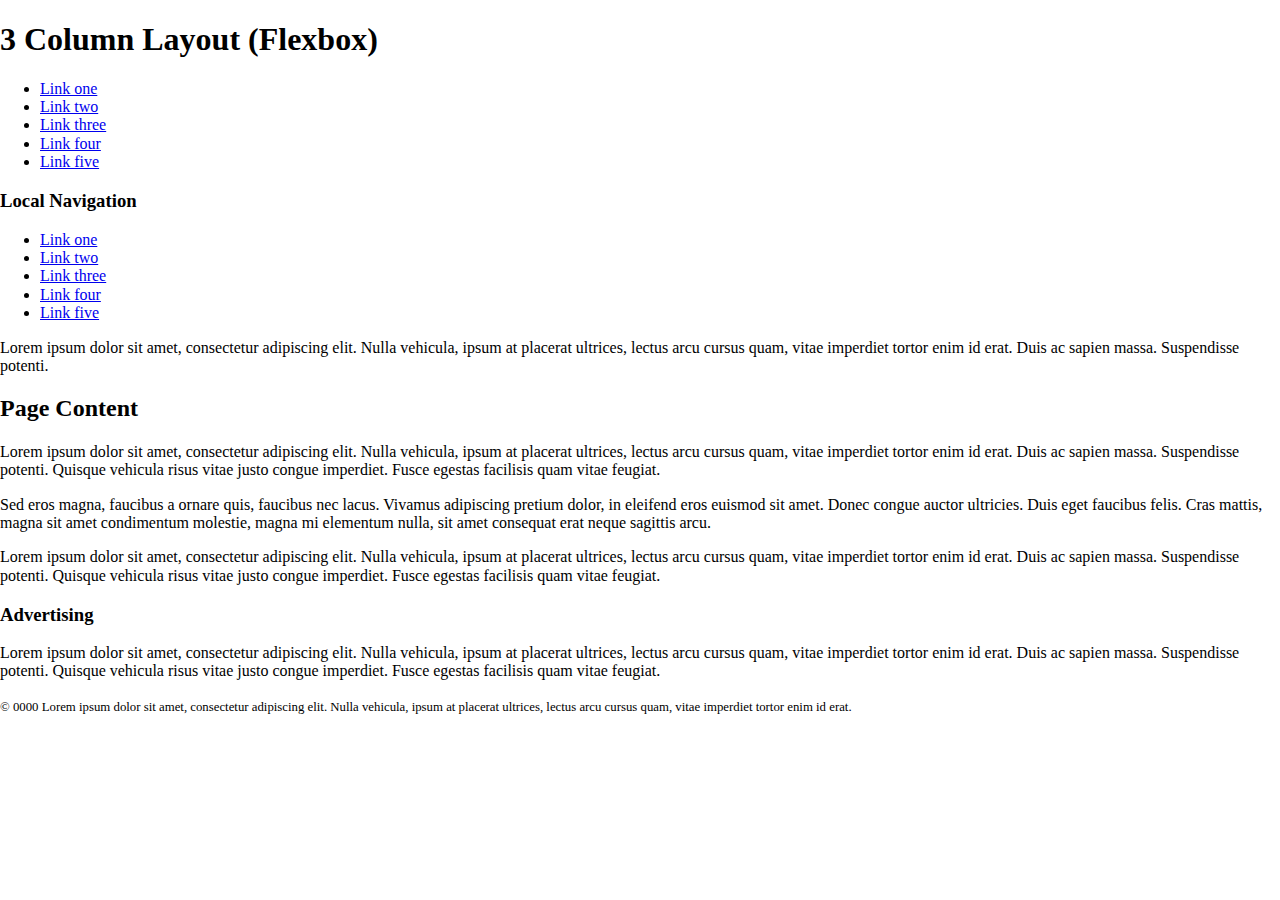
<file: lesson-4/flex.html>
<!DOCTYPE html>
<html lang="en">
<head>
	<meta charset="utf-8" />
	<title>3 Column Layout - Flexbox</title>
	<meta name="viewport" content="width=device-width, initial-scale=1" />
	<link href="css/normalize.css" rel="stylesheet" />
	<!-- STEP 1: Attach the flex.css stylesheet, then proceed to the next step inside the CSS file -->
	
</head>
<body>
	<div id="container">
		<header>
			<h1>3 Column Layout (Flexbox)</h1>
			<nav>
				<ul>
					<li><a href="#">Link one</a></li>
					<li><a href="#">Link two</a></li>
					<li><a href="#">Link three</a></li>
					<li><a href="#">Link four</a></li>
					<li><a href="#">Link five</a></li>
				</ul>
			</nav>
		</header>
		<main>
			<nav>
				<h3>Local Navigation</h3>
				<ul>
					<li><a href="#">Link one</a></li>
					<li><a href="#">Link two</a></li>
					<li><a href="#">Link three</a></li>
					<li><a href="#">Link four</a></li>
					<li><a href="#">Link five</a></li>
				</ul>
				<p>Lorem ipsum dolor sit amet, consectetur adipiscing elit. Nulla vehicula, ipsum at placerat ultrices, lectus arcu cursus quam, vitae imperdiet tortor enim id erat. Duis ac sapien massa. Suspendisse potenti.</p>
			</nav>
			<section>
				<h2>Page Content</h2>
				<p>Lorem ipsum dolor sit amet, consectetur adipiscing elit. Nulla vehicula, ipsum at placerat ultrices, lectus arcu cursus quam, vitae imperdiet tortor enim id erat. Duis ac sapien massa. Suspendisse potenti. Quisque vehicula risus vitae justo congue imperdiet. Fusce egestas facilisis quam vitae feugiat.</p>
				<p>Sed eros magna, faucibus a ornare quis, faucibus nec lacus. Vivamus adipiscing pretium dolor, in eleifend eros euismod sit amet. Donec congue auctor ultricies. Duis eget faucibus felis. Cras mattis, magna sit amet condimentum molestie, magna mi elementum nulla, sit amet consequat erat neque sagittis arcu.</p>
				<p>Lorem ipsum dolor sit amet, consectetur adipiscing elit. Nulla vehicula, ipsum at placerat ultrices, lectus arcu cursus quam, vitae imperdiet tortor enim id erat. Duis ac sapien massa. Suspendisse potenti. Quisque vehicula risus vitae justo congue imperdiet. Fusce egestas facilisis quam vitae feugiat.</p>
			</section>
			<aside>
				<h3>Advertising</h3>
				<p>Lorem ipsum dolor sit amet, consectetur adipiscing elit. Nulla vehicula, ipsum at placerat ultrices, lectus arcu cursus quam, vitae imperdiet tortor enim id erat. Duis ac sapien massa. Suspendisse potenti. Quisque vehicula risus vitae justo congue imperdiet. Fusce egestas facilisis quam vitae feugiat.</p>
			</aside>
		</main>
		<footer>
			<p><small>© 0000 Lorem ipsum dolor sit amet, consectetur adipiscing elit. Nulla vehicula, ipsum at placerat ultrices, lectus arcu cursus quam, vitae imperdiet tortor enim id erat.</small></p>
		</footer>
	</div><!-- #container -->
</body>
</html>
</file>
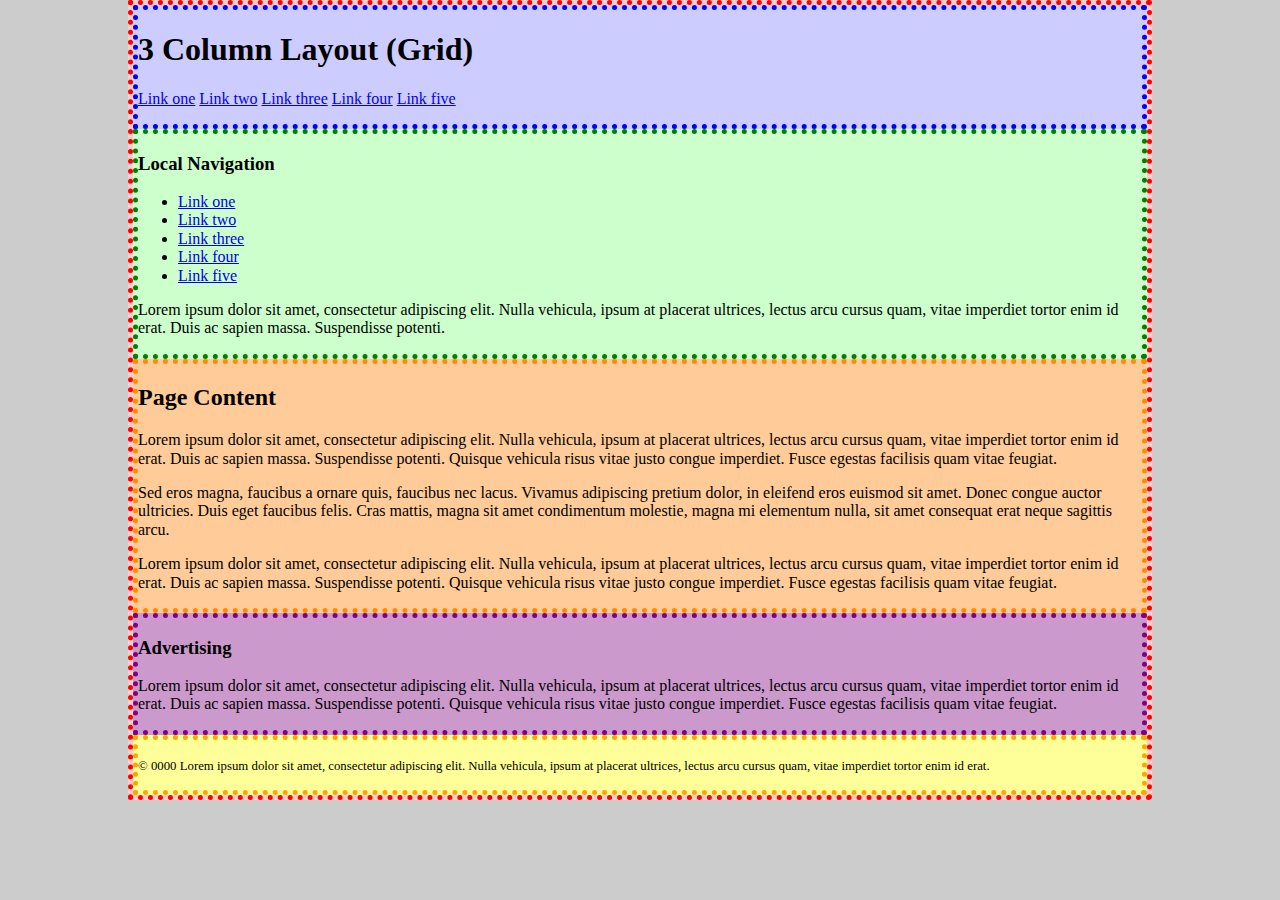
<file: lesson-4/grid.html>
<!DOCTYPE html>
<html lang="en">
<head>
	<meta charset="utf-8" />
	<title>3 Column Layout - Grid</title>
	<meta name="viewport" content="width=device-width, initial-scale=1" />
	<link href="css/normalize.css" rel="stylesheet" />
	<link href="css/grid.css" rel="stylesheet" />
</head>

<body>
	<div id="container">
		<header>
			<h1>3 Column Layout (Grid)</h1>
			<nav>
				<ul>
					<li><a href="#">Link one</a></li>
					<li><a href="#">Link two</a></li>
					<li><a href="#">Link three</a></li>
					<li><a href="#">Link four</a></li>
					<li><a href="#">Link five</a></li>
				</ul>
			</nav>
		</header>
		<nav>
			<h3>Local Navigation</h3>
			<ul>
				<li><a href="#">Link one</a></li>
				<li><a href="#">Link two</a></li>
				<li><a href="#">Link three</a></li>
				<li><a href="#">Link four</a></li>
				<li><a href="#">Link five</a></li>
			</ul>
			<p>Lorem ipsum dolor sit amet, consectetur adipiscing elit. Nulla vehicula, ipsum at placerat ultrices, lectus arcu cursus quam, vitae imperdiet tortor enim id erat. Duis ac sapien massa. Suspendisse potenti.</p>
		</nav>
		<section>
			<h2>Page Content</h2>
			<p>Lorem ipsum dolor sit amet, consectetur adipiscing elit. Nulla vehicula, ipsum at placerat ultrices, lectus arcu cursus quam, vitae imperdiet tortor enim id erat. Duis ac sapien massa. Suspendisse potenti. Quisque vehicula risus vitae justo congue imperdiet. Fusce egestas facilisis quam vitae feugiat.</p>
			<p>Sed eros magna, faucibus a ornare quis, faucibus nec lacus. Vivamus adipiscing pretium dolor, in eleifend eros euismod sit amet. Donec congue auctor ultricies. Duis eget faucibus felis. Cras mattis, magna sit amet condimentum molestie, magna mi elementum nulla, sit amet consequat erat neque sagittis arcu.</p>
			<p>Lorem ipsum dolor sit amet, consectetur adipiscing elit. Nulla vehicula, ipsum at placerat ultrices, lectus arcu cursus quam, vitae imperdiet tortor enim id erat. Duis ac sapien massa. Suspendisse potenti. Quisque vehicula risus vitae justo congue imperdiet. Fusce egestas facilisis quam vitae feugiat.</p>
		</section>
		<aside>
			<h3>Advertising</h3>
			<p>Lorem ipsum dolor sit amet, consectetur adipiscing elit. Nulla vehicula, ipsum at placerat ultrices, lectus arcu cursus quam, vitae imperdiet tortor enim id erat. Duis ac sapien massa. Suspendisse potenti. Quisque vehicula risus vitae justo congue imperdiet. Fusce egestas facilisis quam vitae feugiat.</p>
		</aside>
		<footer>
			<p><small>© 0000 Lorem ipsum dolor sit amet, consectetur adipiscing elit. Nulla vehicula, ipsum at placerat ultrices, lectus arcu cursus quam, vitae imperdiet tortor enim id erat.</small></p>
		</footer>
	</div><!-- #container -->
</body>
</html>
</file>
<file: lab-2/css/base.css>
/* Base styles for Lab 2
-------------------------------------------------- */
html {
	box-sizing: border-box;
}
*, *:before, *:after {
	box-sizing: inherit;
}
body {
	font-family: sans-serif;
	background-color: rgb(240,240,240);
}
header {
	padding: 1em;
}
main {
	display: flex;
	flex-direction: row;
	justify-content: space-around;
	flex-wrap: wrap;
}
main section {
	width: 20%;
	padding: 0.5em;
	background-color: rgb(255,255,255);
	box-shadow: 0px 7px 15px 5px rgba(0,0,0,0.1); 
}
main section h2 {
	margin: 0;
}
main section h3 {
	margin: 0;
	font-size: 75%;
}
main section div {
	margin-top: 0.5em;
	padding: 0.5em;
	color: rgb(255,255,255);
	background-color: grey;
	height: 3em;
}
footer {
	padding: 1em;
}
</file>
<file: lesson-1/css/styles.css>
@charset "UTF-8";
</file>
<file: lesson-12/css/tables.css>
@charset "utf-8";

html {
    font: 120%/1.2 "Trebuchet MS", Arial, Helvetica, sans-serif;
}
/* STEP 7: Collapse borders */
table {

/* STEP 9a: Adjust placement of table caption */

/* STEP 9b: Try different values for table-layout (https://developer.mozilla.org/en-US/docs/Web/CSS/table-layout) in conjunction with the width property. */

}
/* STEP 10b: Zebra striping for columns */
col:nth-child(2) {

}

/* STEP 8: Adjust padding for usability with TH and TD */
td, th {

}
th {
    background: rgba(225,225,225,1);
}
/* STEP 6: Align table headings in the table body */
tbody th {

}
thead tr:first-child th:first-child {
    /* Hide top left cell - it's empty */

}
/* STEP 10a: Zebra striping for rows */

tfoot td {
    font-size: 60%;
}
caption {
    font-size: 150%;
}
/* STEP 10c: Have a look at the result in the browser, then head to js/tables.js for the next step */
</file>
<file: lesson-12/js/tablesort/css/tablesort.css>
@charset "UTF-8";
/* Tablesort specific styling ---------- */
/* http://tristen.ca/tablesort/demo/  -- */
th.sort-header {
  cursor:pointer;
  }
th.sort-header::-moz-selection,
th.sort-header::selection {
  background:transparent;
  }
table th.sort-header:after {
  content:'';
  float:right;
  margin-top:7px;
  border-width:0 4px 4px;
  border-style:solid;
  border-color:#333 transparent;
  opacity: 0.4;
  visibility:hidden;
  }
table th sort-header:hover {
	background-color: #eee;
}
table th.sort-header:hover:after {
  visibility:visible;
  }
table th.sort-up:after,
table th.sort-down:after,
table th.sort-down:hover:after {
  visibility:visible;
  opacity:1;
  }
table th.sort-up:after {
  border-bottom:none;
  border-width:4px 4px 0;
  }
</file>
<file: lesson-2/css/main.css>
@charset "UTF-8";

html {
	/* STEP 2: Set base font size */
	font-size: 120%;
	/* STEP 3: Set base line-height (leading) */
	line-height: 1.4;
	/* STEP 4: Set base font-family (font stack) */
	font-family: sans-serif;
	background: #111;
	/* STEP 10a: set the background image */
	background-image: url("../images/how-much.jpg");
	/* Image credit: How much? by el patojo CC https://www.flickr.com/photos/elpatojo/250157893 */
	/* STEP 10b: set the background attachment */
	background-attachment: fixed;
	/* STEP 10c: set the background image size to cover the viewport */
	/* background-size: cover; */
}
/* STEP 5: Set font sizes according to a typographic scale (h1-h6 and p) */
h1 {
	font-size: 4.8rem;

	/* STEP 7a: Set primary heading font - use "Alfa Slab One" from Google Fonts - place the appropriate @import at the top of this CSS file, then set the font-family to the same, with a fallback to "Rockwell" - then set font-weight to normal (we don't need to bold these fonts) */
	font-family: "Alfa Slab One", Impact, serif;
  	font-weight: 400;
  	font-style: normal;

	/* ...try editing the CSS in the browser dev tools to see the fallback if the Google Font fails to load */
}
h1 em {
	/* STEP 7e: The numero character/symbol is not heavy enough for the surrounding text, so we will set it with a heavy font, and eliminate the italics */
	
}
h2 {
	font-size: 3.6rem;
	/* STEP 7b: Set subheading font to 'Century Gothic', with a fallback to Futura for Mac, then lastly to sans-serif */
	font-family: "Century Gothic", Futura, serif;
	font-weight: normal;
}
h3 {
	font-size: 2.4rem;
	/* STEP 7c: Set tertiary heading font to the same as above, then transform all h3 elements to UPPERCASE, with no bottom margin */
	font-family: "Century Gothic", Futura, serif;
	font-weight: normal;
}
h4 {
	font-size: 2.1rem;
}
h5 {
	font-size: 1.8rem;
}
h6 {
	font-size: 1.4rem;
}
p {
	font-size: 1rem;
}
/* STEP 7d: Set font for p in header to the same as the h2 and the h3 elements, using a descendant (contextual) selector */
header p {
	font-family: "Century Gothic", Futura, serif;
	font-weight: normal;
}
/* STEP 9a: Reduce space between headings in page-level header H1 */
header h1 {
	margin: 0;
}
/* STEP 8: Bump down subhead font size at top of article */
header h2 {
	font-size: 2.4rem;
	/* STEP 9b: Reduce space between headings in page-level header H2 */
	margin-top: 0;
}
/* STEP 9c: Move h3 and p closer together in article sections */
section h3 {
	
	/* STEP 13: Visual hierarchy needs improvement - reduce font size */
	margin-bottom: 0;
}
section p {
	
	/* STEP 12a: Measure is 85+ - too long - bump up the font size */
	font-size: 1.2rem;
	/* STEP 12b: Play with the leading (line-height) - raise to 1.8, then reduce to 1.2 - discuss typographic color and vertical rhythm */
	line-height: 1.4;
	/* STEP 14a: Justification with text-align - left, right, center, justify */
	text-align: left;
	/* STEP 14b: Hyphenation - change BODY width to 50% down below, then resize the window width in your browser to see the effect */
	hyphens: auto;
	/* STEP 16a: Play with some non-standard CSS properties like text-rendering - this can enable things like ligatures - look at the combination of letters f and i */
	text-rendering: optimizeLegibility;
	/* STEP 16b: Change the font to Calibri, then watch the 'fi' and 'fl' combination render as a ligature - for some reason, 'ff' does not for this font */
	
	/* https://developer.mozilla.org/en-US/docs/Web/CSS/text-rendering */
}
/* STEP 6: Basic layout - auto-centred single-column fixed width */
body {
	
	/* STEP 14c: Change width of BODY to see how hyphenation works - then comment out */
	min-width: 420px;
	max-width: 1080px;
	/* width: 50%; */
	margin: 0 auto; /* Auto Centres The Page */
	
	background: #eee;
}
header {
	background: #5C8096;
	/* STEP 11a: Add whitespace - very important */
	padding: 3rem;
	/* STEP 15: Inset text effect with text shadow */
	text-shadow: 0 1px 1px #a2c0cf;
	text-align: center;
}
section {
	/* STEP 11b: Add more whitespace */
	padding: 0 3rem;
}
footer {
	background: #333;
	color: #eee;
	/* STEP 11c. Add even more whitespace */
	padding: 2rem 3rem;
}
footer h3 {
	font-size: 1.4em;
}
footer p, footer small {
	font-family: "Century Gothic", Futura, sans-serif;
}
</file>
<file: lesson-3/css/main.css>
body 
{
  background-color: #666;
  line-height: 1.4;
}

#page 
{
	width: 70%;
  background-color: white;
  margin: 50px auto;
	padding: 5%;
  box-shadow: 0 5px 5px 0 rgba(0,0,0,0.75);
}

/* #region Multi-Column Layout */
/* -------------------------------------------------- */
main 
{
  column-count: 2;

}

main p:first-child 
{
  margin-top: 0;
}
/* #endregion */
</file>
<file: lesson-4/css/index.css>
@charset "utf-8";

/* STEP 1b: Change the box-model rendering default from content-box to border-box */
html {
	
}
*, *:before, *:after {
	
}

body {
	background: #CCC;
}

#container {
	border: 5px dotted red;
	background: #FCC;
	/* STEP 2: set width of #container to 80% of body */
	
	/* STEP 3: center the entire layout with auto left and right margins */
	
}
header {
	border: 5px dotted blue;
	background: #CCF;
	/* STEP 8c: Set the header to float: left; to restore the height to auto to contain the children */
	
	/* STEP 8d: Now set the width to 100% to push the <footer> content back down where it belongs (wow)! */
	
}
header h1 {
	/* STEP 8a: Opposing floats - float the h1 to the left */
	
}
header nav {
	/* STEP 8b: Float the nav element to the right - notice how the parent element is now height: 0; just like the <main> element - what a mess! */
	
}
header nav ul {
	list-style-type: none;
	padding: 0;
}
header nav ul li {
	display: inline;
}
main {
	border: 5px dotted black;
	background: darkgray;
	/* STEP 7c: "Set a float to clear a float" - Set the main element to float: left; and see how it now encapsulates its children with height: auto; - this helps clear the footer properly */
	
}
main > nav {
	border: 5px dotted green;
	background: #CFC;
	/* STEP 4a: set the width of the first sidebar to 20% */
	
	/* STEP 4b: float the column to the left */
	
}
main > section {
	border: 5px dotted darkorange;
	background: #FC9;
	/* STEP 5a: set the width of the main (centre) column to 60% */
	
	/* STEP 5b: float the column to the left */
	
}
main > aside {
	border: 5px dotted purple;
	background: #C9C;
	/* STEP 6a: set the width of the second sidebar to 20% */
	
	/* STEP 6b: float the column to the left */
	
}
footer {
	border: 5px dotted orange;
	background: #FF9;
	/* STEP 7a: clear the footer (left | right | both) */
	
	/* STEP 7b: Notice that the <main> element has collapsed - this is because all its children are floated - now comment out the above clear property and refresh the browser tab */
}
header,
main > nav,
main > section,
main > aside,
footer {
	/* STEP 9: add some padding to the main layout containers to give the text some room to breathe - then head over to flexbox.html to see how to do this an easier way */
	
}
</file>
<file: lesson-5/css/colors.css>
@charset "utf-8";
html 
{
	box-sizing: border-box;
	}
	*, *:before, *:after 
	{
	box-sizing: inherit;
}

html 
{
	background: lightgrey url("../images/winter-birch.jpg") no-repeat top left;
	background-size: cover;	
	background-attachment: fixed;
	height: 100%;
	font-family: "Century Gothic", Futura, Helvetica, Arial, sans-serif;
	font-size: 180%;
}

body 
{
	min-height: 100%;
	color: white;	
}

header 
{
	/* STEP 1a: Go to https://developer.mozilla.org/en-US/docs/Web/CSS/CSS_Colors/Color_picker_tool */
	/* STEP 1b: Select a HUE using the Hue Slider */
	/* STEP 1c: De-Saturate the colour a bit, reduce the Lightness, and make the colour slightly transparent by adjusting the Alpha. */
	/* STEP 1d: Copy the resulting RGBa value and replace the background-color below */
	background-color: #632f5f96;
	padding: 1% 10%;
	/* opacity: 0.5; */
}

header h1 
{
	text-transform: uppercase;
	letter-spacing: 0.1em;
	color: white;
	/* STEP 3: Soften the <h1> element text using the opacity property */

}

main 
{
	padding: 0 10%;
}

main h2 
{
	/* STEP 2: Set the <h2> inside the <main> to the same transparent purple, but use the HSLa colour syntax, instead */
	color: hsla(217, 38%, 23%, 0.694);
	/* color: white; */
	font-size: 500%;
	margin: 0;	
	
}

/* Overwrite if device can handle color space */
@media (color-gamut: rec2020)
{
	main h2 {color: hsl(305 38% 23% / 0.694); } 
}

main p 
{
	margin-top: 0;
}

footer 
{
	padding: 0 10%;
}

footer p 
{
	font-size: 60%;
	/* STEP 4: Set the <footer> element text to the same purple as in step 1 and 2, using a combination of hexadecimal color syntax and opacity. */
	color: white;
}

/* STEP 5: Adjust the HUE of the background-color of the <header>, the colour of the <h2>, and the colour of the <footer> text to a different value - note that this is more difficult with HEX and RGB colour notation */

/* STEP 6: Convert the footer p element to CIELAB color space using a conversion utility like http://colormine.org/convert/rgb-to-lab */
</file>
<file: lesson-4/css/grid.css>
@charset "utf-8";

html {
	box-sizing: border-box;
}
*, *:before, *:after {
	box-sizing: inherit;
}

body {
	background: #CCC;
}

#container {
	border: 5px dotted red;
	background: #FCC;
	width: 80%;
	margin: 0 auto;
	/* STEP 1: Set the container to display: grid; */
	
	/* STEP 7: Plot out the grid-template-areas */
	
	/* STEP 8: Control the width of the grid rows */
	
	/* STEP 9: Control the width of the grid columns (try the fr unit) */
	
	/* STEP 10b: Set the grid-gap */
	
}

header {
	border: 5px dotted blue;
	background: #CCF;
	/* STEP 2: Identify the header as a grid-area */
	
	/* STEP 11a: Fix the <header> - set display: flex; to have the <h1> and the <nav> sit beside each other */
	
	/* STEP 11b: Set them at either end of the <header> with justify-content: space-between; */

	/* What do you think? Which of the three methods do you think was the most appropriate for the "Holy Grail" layout? */
}

header nav ul {
	list-style-type: none;
	padding: 0;
}

header nav ul li {
	display: inline;
}

#container > nav {
	border: 5px dotted green;
	background: #CFC;
	/* STEP 3: Identify the nav as a grid-area */
	
}

section {
	border: 5px dotted darkorange;
	background: #FC9;
	/* STEP 4: Identify the section as a grid-area */
	
}

aside {
	border: 5px dotted purple;
	background: #C9C;
	/* STEP 5: Identify the aside as a grid-area */
	
}

footer {
	border: 5px dotted orange;
	background: #FF9;
	/* STEP 6: Identify the footer as a grid-area */
	
}

header,
#container > nav,
#container > section,
#container > aside,
footer {
    /* STEP 10a: add some padding to the main layout containers to give the text some room to breathe - see the effect in the browser, then comment this out and head up to the #container rule for an alternative */
    
}
</file>
<file: lesson-10/css/accordion.css>
@charset "utf-8";
@import url('https://fonts.googleapis.com/css2?family=Open+Sans:ital,wght@0,300..800;1,300..800&display=swap');

/* Box-sizing reset (https://css-tricks.com/inheriting-box-sizing-probably-slightly-better-best-practice/) */
html {
	box-sizing: border-box;
}
*, *:before, *:after {
	box-sizing: inherit;
}

html {
	font-family: "Open Sans", sans-serif;
}
#container {
	width: 80%;
	margin: 0 auto;
}
/* STEP 3a: Basic styling for the DETAILS element */

/* STEP 3b: Adjacent sibling DETAILS elements don't need a top border */

/* STEP 3c: Brighten up the currently open DETAILS panel (the browser adds the "open" attribute to the active element) */

/* STEP 4: Make the SUMMARY look a bit like a heading, and address affordance by turning the mouse cursor into a pointer to encourage user interaction */

/* STEP 5a: Disable the default triangle toggle - it is fine, but we should learn how to customize this part of the widget */

/* STEP 5b: Use the ::after pseudoelement with the SECTION to add a "+" character imploring user to "open" the panel */

/* STEP 5c: If the panel is open, then change it to a "-" character to allow user to close it again - proceed to accordion.js for the next step */

/* STEP 10: Add rounded corners to the first and last DETAILS elements */
details:first-of-type {
	
}

/* Thanks to Greg Gibson (https://css-tricks.com/two-issues-styling-the-details-element-and-how-to-solve-them/) and Chris Coyier (https://css-tricks.com/quick-reminder-that-details-summary-is-the-easiest-way-ever-to-make-an-accordion/) for some outstanding tips and tricks for styling <details> and <summary> */
</file>
<file: lesson-12/js/tablesort/demo/style.css>
/* ------------------------------------------
  Reset ♥
  http://meyerweb.com/eric/tools/css/reset/
  v2.0 | 20110126
  License: none (public domain)
---------------------------------------------*/
html, body, div, span, applet, object, iframe,
h1, h2, h3, h4, h5, h6, p, blockquote, pre,
a, abbr, acronym, address, big, cite, code,
del, dfn, em, img, ins, kbd, q, s, samp,
small, strike, strong, sub, sup, tt, var,
b, u, i, center,
dl, dt, dd, ol, ul, li,
fieldset, form, label, legend,
table, caption, tbody, tfoot, thead, tr, th, td,
article, aside, canvas, details, embed,
figure, figcaption, footer, header, hgroup,
menu, nav, output, ruby, section, summary,
time, mark, audio, video {
  margin: 0;
  padding: 0;
  border: 0;
  font-size: 100%;
  font: inherit;
  vertical-align: baseline;
  }
/* HTML5 display-role reset for older browsers */
article, aside, details, figcaption, figure,
footer, header, hgroup, menu, nav, section {
  display: block;
  }
body { line-height: 1; }
ol, ul { list-style: none;  }
blockquote, q { quotes: none; }
blockquote:before, blockquote:after,
q:before, q:after { content: ''; content: none; }
/* tables still need 'cellspacing="0"' in the markup */
table { border-collapse: collapse; border-spacing: 0; }
/* remember to define focus styles. Hee Haw */
:focus { outline: 0; }
body {
  margin:0;
  font-family:'Helvetica Neue', Helvetica, Arial, sans-serif;
  font-size:13px;
  line-height:18px;
  color:#303030;
  background-color:#fafafa;
  -webkit-font-smoothing:antialiased;
  }
h1,h2,h3,h4,h5 {
  font-weight:bold;
  display:block;
  margin:0 0 10px;
  }
h1 {
  font-size:13px;
  margin:0 0 20px;
  display:block;
  font-weight:normal;
  text-shadow:0 1px 0 #fff;
  }
h1 span.description {
  color:#6d6d6d;
  }
h2 { font-size:18px; line-height:24px; margin:20px 0 10px;}
h3 { font-size:15px; }
ul { margin:0 0 20px; }
li {
  margin-left:30px;
  margin-bottom:3px;
  }
ul li { list-style:disc; }
ol li { list-style:decimal; }

strong {
  font-weight:bold;
  }
.notice {
  background:#ffa;
  border:1px solid #cc7;
  display:block;
  padding:10px;
  margin-bottom:10px;
  }

.content {
  margin-top:40px;
  padding:0 0 60px;
  }
.page a {
  color:#404040;
  font-weight:bold;
  text-decoration:none;
  border-bottom:1px solid #ddd;
  }
  .page a:hover {
    border-color:#d0d0d0;
    }
table {
  background:#fff;
  max-width:100%;
  border-spacing:0;
  width:100%;
  margin:10px 0;
  border:1px solid #ddd;
  border-collapse:separate;
  *border-collapse:collapsed;
  -webkit-box-shadow:0 0 4px rgba(0,0,0,0.10);
     -moz-box-shadow:0 0 4px rgba(0,0,0,0.10);
          box-shadow:0 0 4px rgba(0,0,0,0.10);
  }
  table th,
  table td {
    padding:8px;
    line-height:18px;
    text-align:left;
    border-top:1px solid #ddd;
    }
  table th {
    background:#eee;
    background:-webkit-gradient(linear, left top, left bottom, from(#f6f6f6), to(#eee));
    background:-moz-linear-gradient(top, #f6f6f6, #eee);
    text-shadow:0 1px 0 #fff;
    font-weight:bold;
    vertical-align:bottom;
    }
  table td {
    vertical-align:top;
    }
  table thead:first-child tr th,
  table thead:first-child tr td {
    border-top:0;
    }
  table tbody + tbody {
    border-top:2px solid #ddd;
    }
  table th + th,
  table td + td,
  table th + td,
  table td + th {
    border-left:1px solid #ddd;
    }
  table thead:first-child tr:first-child th,
  table tbody:first-child tr:first-child th,
  table tbody:first-child tr:first-child td {
    border-top:0;
    }

/*tablesort specific styling*/
th.sort-header {
  cursor:pointer;
  }
th.sort-header::-moz-selection,
th.sort-header::selection {
  background:transparent;
  }
table th.sort-header:after {
  content:'';
  float:right;
  margin-top:7px;
  border-width:0 4px 4px;
  border-style:solid;
  border-color:#404040 transparent;
  visibility:hidden;
  }
table th.sort-header:hover:after {
  visibility:visible;
  }
table th.sort-up:after,
table th.sort-down:after,
table th.sort-down:hover:after {
  visibility:visible;
  opacity:0.4;
  }
table th.sort-up:after {
  border-bottom:none;
  border-width:4px 4px 0;
  }

.page .inner {
  width:960px;
  margin:0 auto;
  padding:0 40px;
  }
  .content .inner {
    width:480px;
    }
.heading {
  margin-top:90px;
  }

.links {
  width:480px;
  margin:50px auto 0;
  }
  .links a {
    width:50%;
    float:left;
    }
.page .button {
  background:#1F90FF;
  background:-webkit-gradient(linear, left top, left bottom, from(#1F90FF), to(#0081ff));
  background:-moz-linear-gradient(top, #1F90FF, #0081ff);
  border:1px solid #1f4fff;
  height:36px;
  line-height:34px;
  color:#fff;
  text-shadow:0 -1px 0 rgba(0, 0, 0, 0.4);
  display:inline-block;
  margin-left:-1px;
  text-align:center;
  padding:0 15px;
  -webkit-transition:box-shadow 150ms linear;
     -moz-transition:box-shadow 150ms linear;
       -o-transition:box-shadow 150ms linear;
          transition:box-shadow 150ms linear;
  -moz-box-sizing:border-box;
       box-sizing:border-box;
  }
  .page .button:hover {
    -webkit-box-shadow:0 1px 5px rgba(0,0,0,0.25);
            box-shadow:0 1px 5px rgba(0,0,0,0.25);
    border:1px solid #1f4fff;
    }
  .page .button:focus,
  .page .button:active {
    background:#0081ff;
    -webkit-box-shadow:inset 0 1px 5px rgba(0,0,0,0.25);
            box-shadow:inset 0 1px 5px rgba(0,0,0,0.25);
    }

.options {
  margin:10px 0 30px 15px;
  }
  .options h3 {
    display:block;
    padding-top:10px;
    margin-top:20px;
    }
  .options h3:first-child {
    border:none;
    margin-top:0;
    }

pre,
code {
  font-family:Consolas, Menlo, 'Liberation Mono', Courier, monospace;
  word-wrap:break-word;
  color:#333;
  }
pre {
  font-size:13px;
  line-height:1.25em;
  background:#fff;
  padding:10px 15px;
  margin:10px 0;
  overflow: auto;
  -webkit-box-shadow:0 1px 3px rgba(0, 0, 0, 0.30);
          box-shadow:0 1px 3px rgba(0, 0, 0, 0.30);
  }
code {
  font-size:12px;
  border:0;
  padding:0;
  background:#e6e6e6;
  background:rgba(0,0,0,0.08);
  box-shadow:0 0 0 2px rgba(0,0,0,0.08);
  }
pre code {
  font-size:13px;
  line-height:1.25em;
  background:transparent;
  box-shadow:none;
  border:none;
  padding:0;
  margin:0;
  }

@media screen {
  .com { color: #999988; }  /* a comment */
  .lit, .typ { color: #445588; } /* literal, type */
  .tag { color: navy; } /* tag */
  .atv, str { color: #dd1144; } /* attribute, string */
  .dec, .clo, .opn, .pun, .kwd { color: #333333; } /* a declaration, close bracket, open bracket, punctuation, keyword */
  .var, .atn { color: teal; } /* variable, markup attribute */
  .fun { color: #990000; } /* functione */
}
/* Use higher contrast and text-weight for printable form. */
@media print, projection {
  .str { color: #060; }
  .kwd { color: #006; font-weight: bold; }
  .com { color: #600; font-style: italic; }
  .typ { color: #404; font-weight: bold; }
  .lit { color: #044; }
  .pun, .opn, .clo  { color: #440; }
  .tag { color: #006; font-weight: bold; }
  .atn { color: #404; }
  .atv { color: #060; }
}
/* Style */
pre.prettyprint {
  background: white;
  font-family: Menlo, Monaco, Consolas, monospace;
  font-size: 12px;
  line-height: 1.5;
  padding: 12px 10px;
  }

/* Specify class=linenums on a pre to get line numbering */
ol.linenums {
  margin-top: 0;
  margin-bottom: 0; }

/* IE indents via margin-left */
li.L0,
li.L1,
li.L2,
li.L3,
li.L4,
li.L5,
li.L6,
li.L7,
li.L8,
li.L9 {
  /* */ }

/* Alternate shading for lines */
li.L1,
li.L3,
li.L5,
li.L7,
li.L9 {
  /* */ }


/* Specify class=linenums on a pre to get line numbering */
ol.linenums {
  margin:0 0 0 40px;
  list-style:decimal;
  }
  ol.linenums li {
    padding:0;
    color:#bebec5;
    line-height:18px;
    }
/*-----------------------------------
  Markup free clearing
  Details: http: //perishablepress.com/press/2009/12/06/new-clearfix-hack
-------------------------------------*/
.clearfix:after {
  content: '.';
  display: block;
  height: 0;
  clear: both;
  visibility: hidden;
  }

* html .clearfix { height: 1%; } /* IE6 */
*:first-child + html .clearfix { min-height: 1%; } /* IE7 */
</file>
